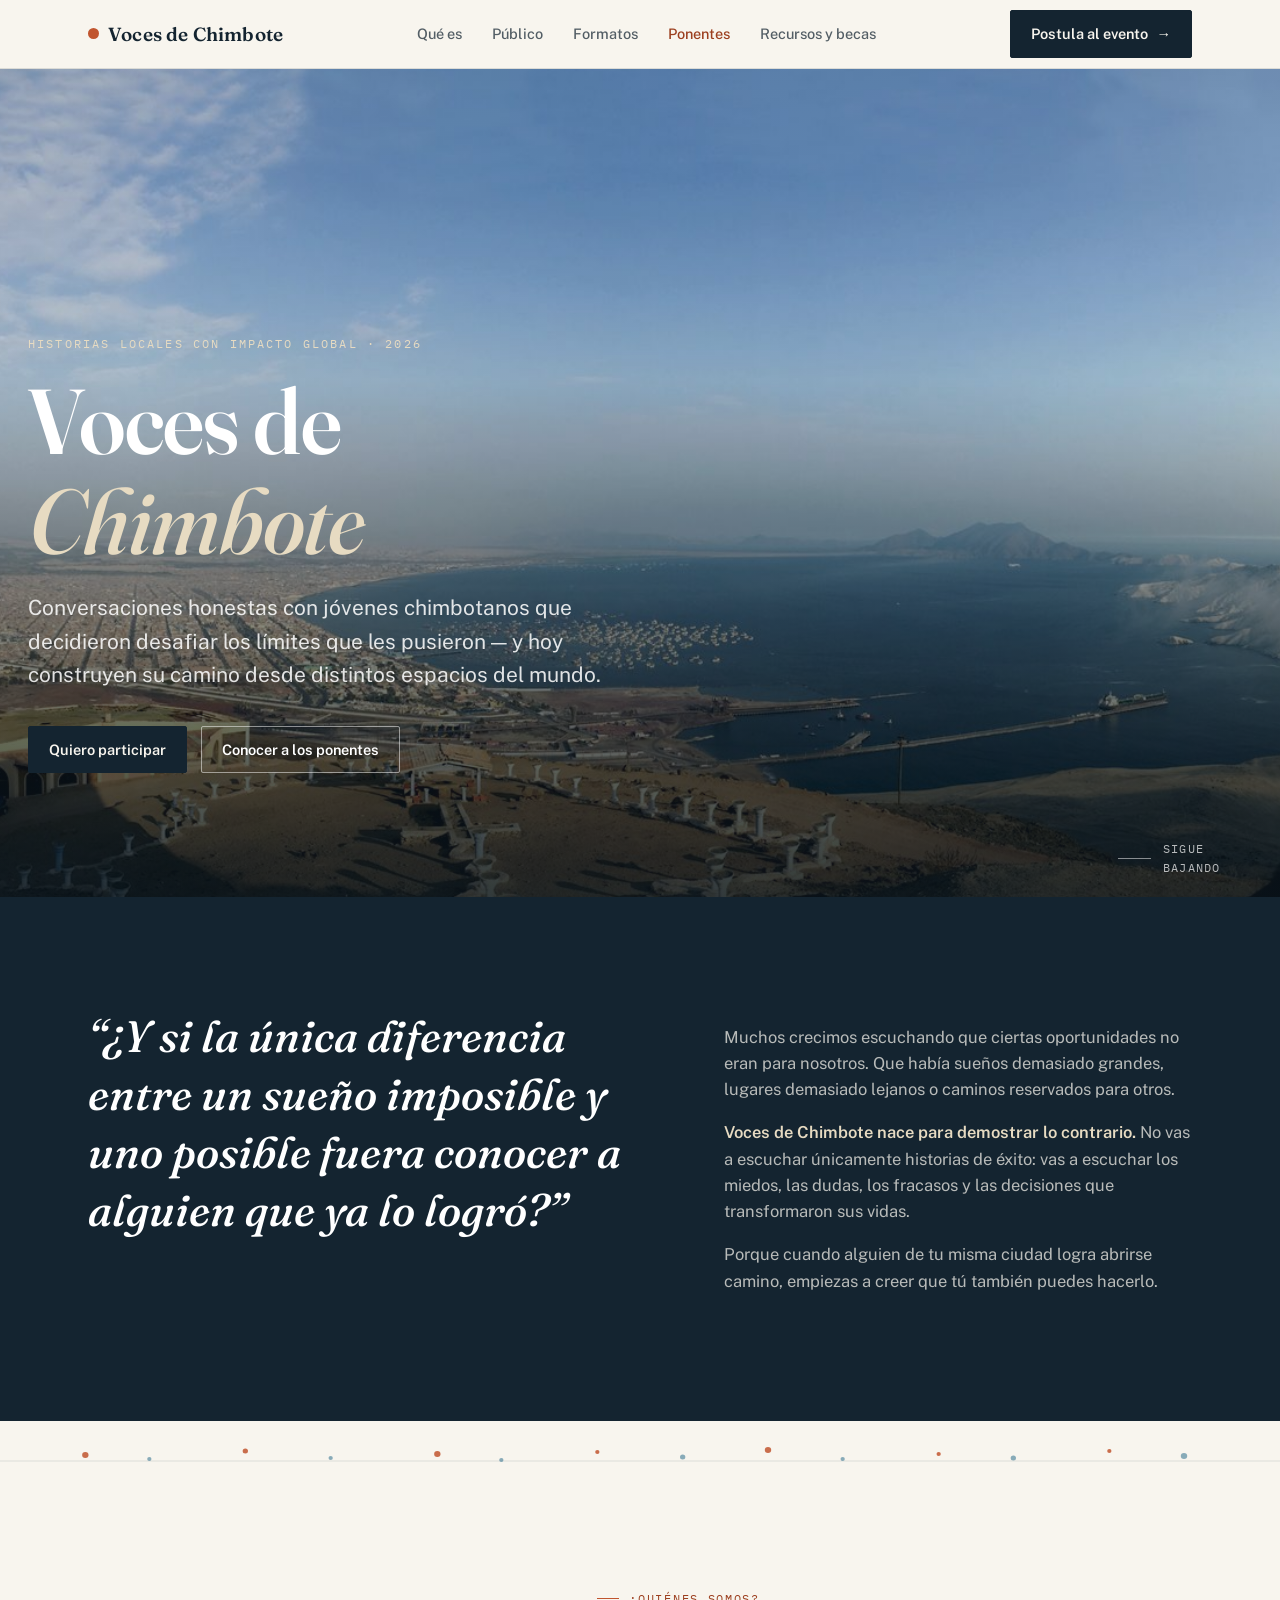
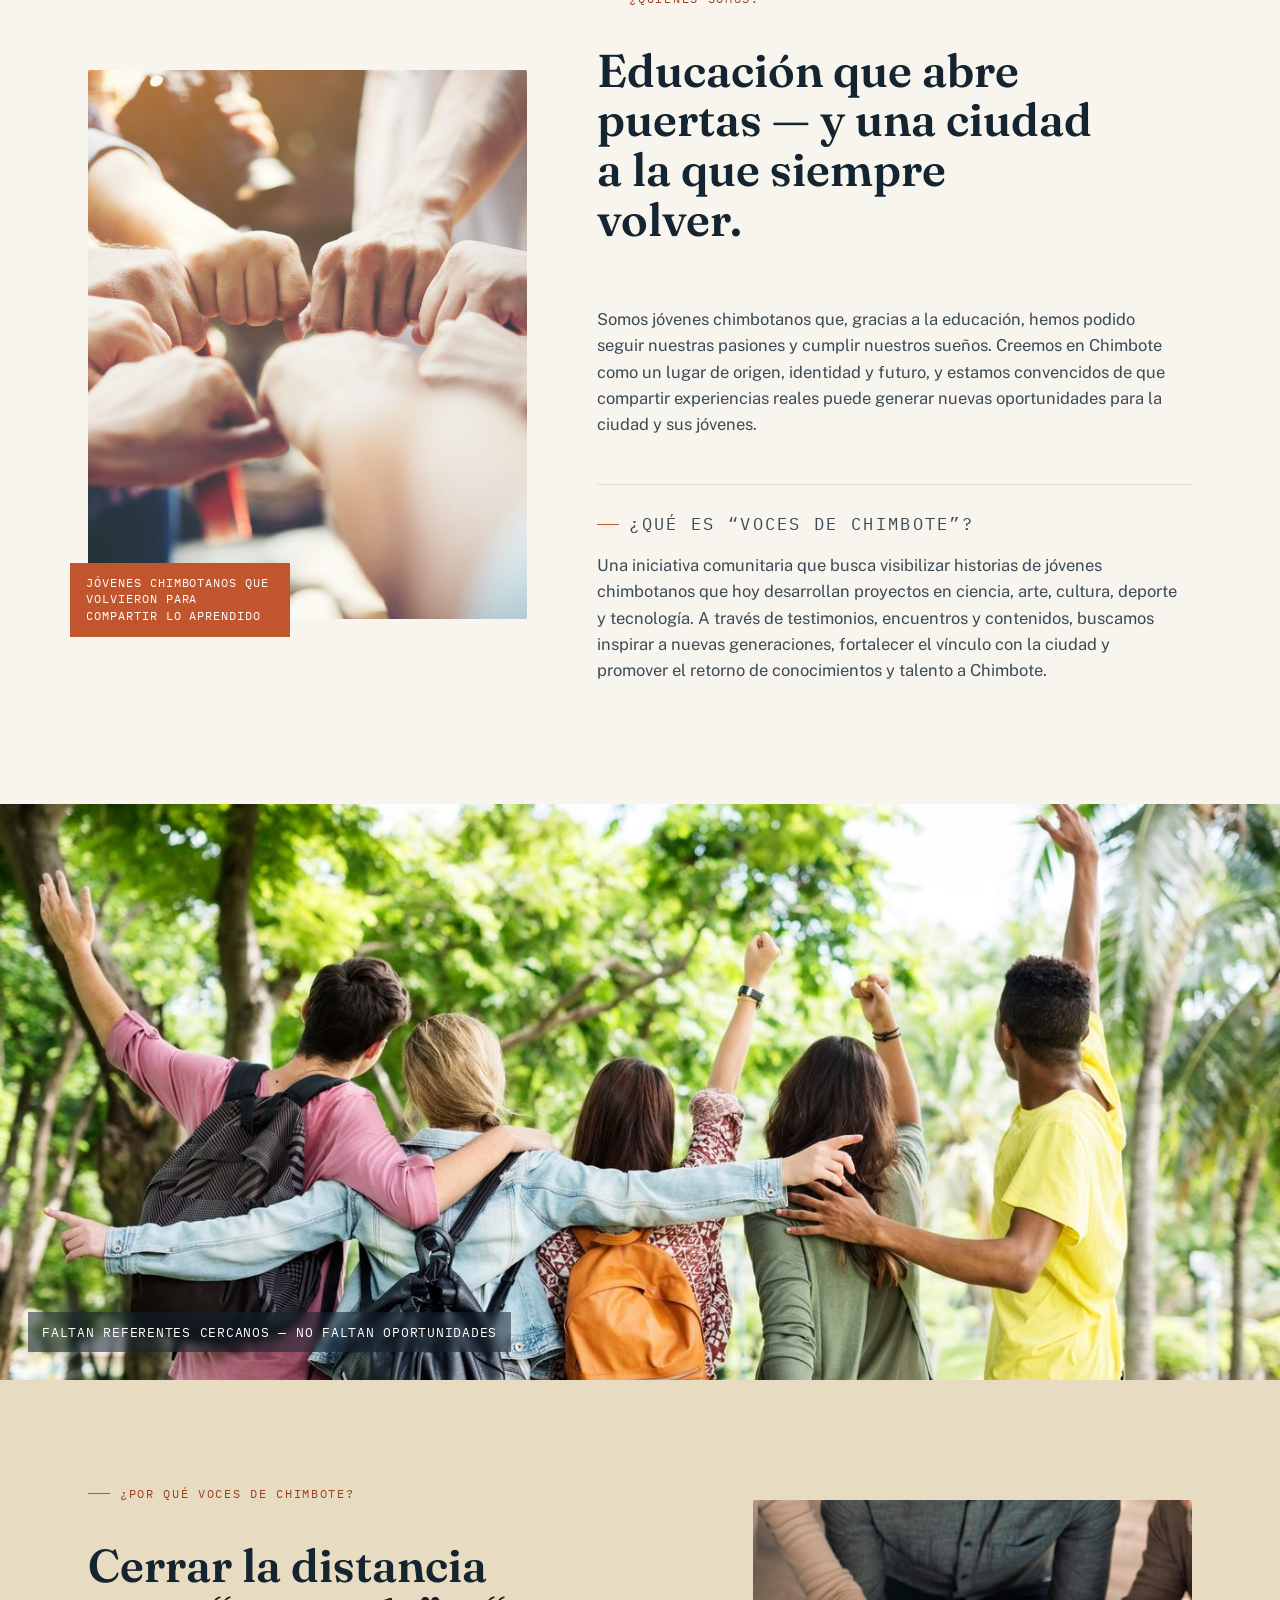
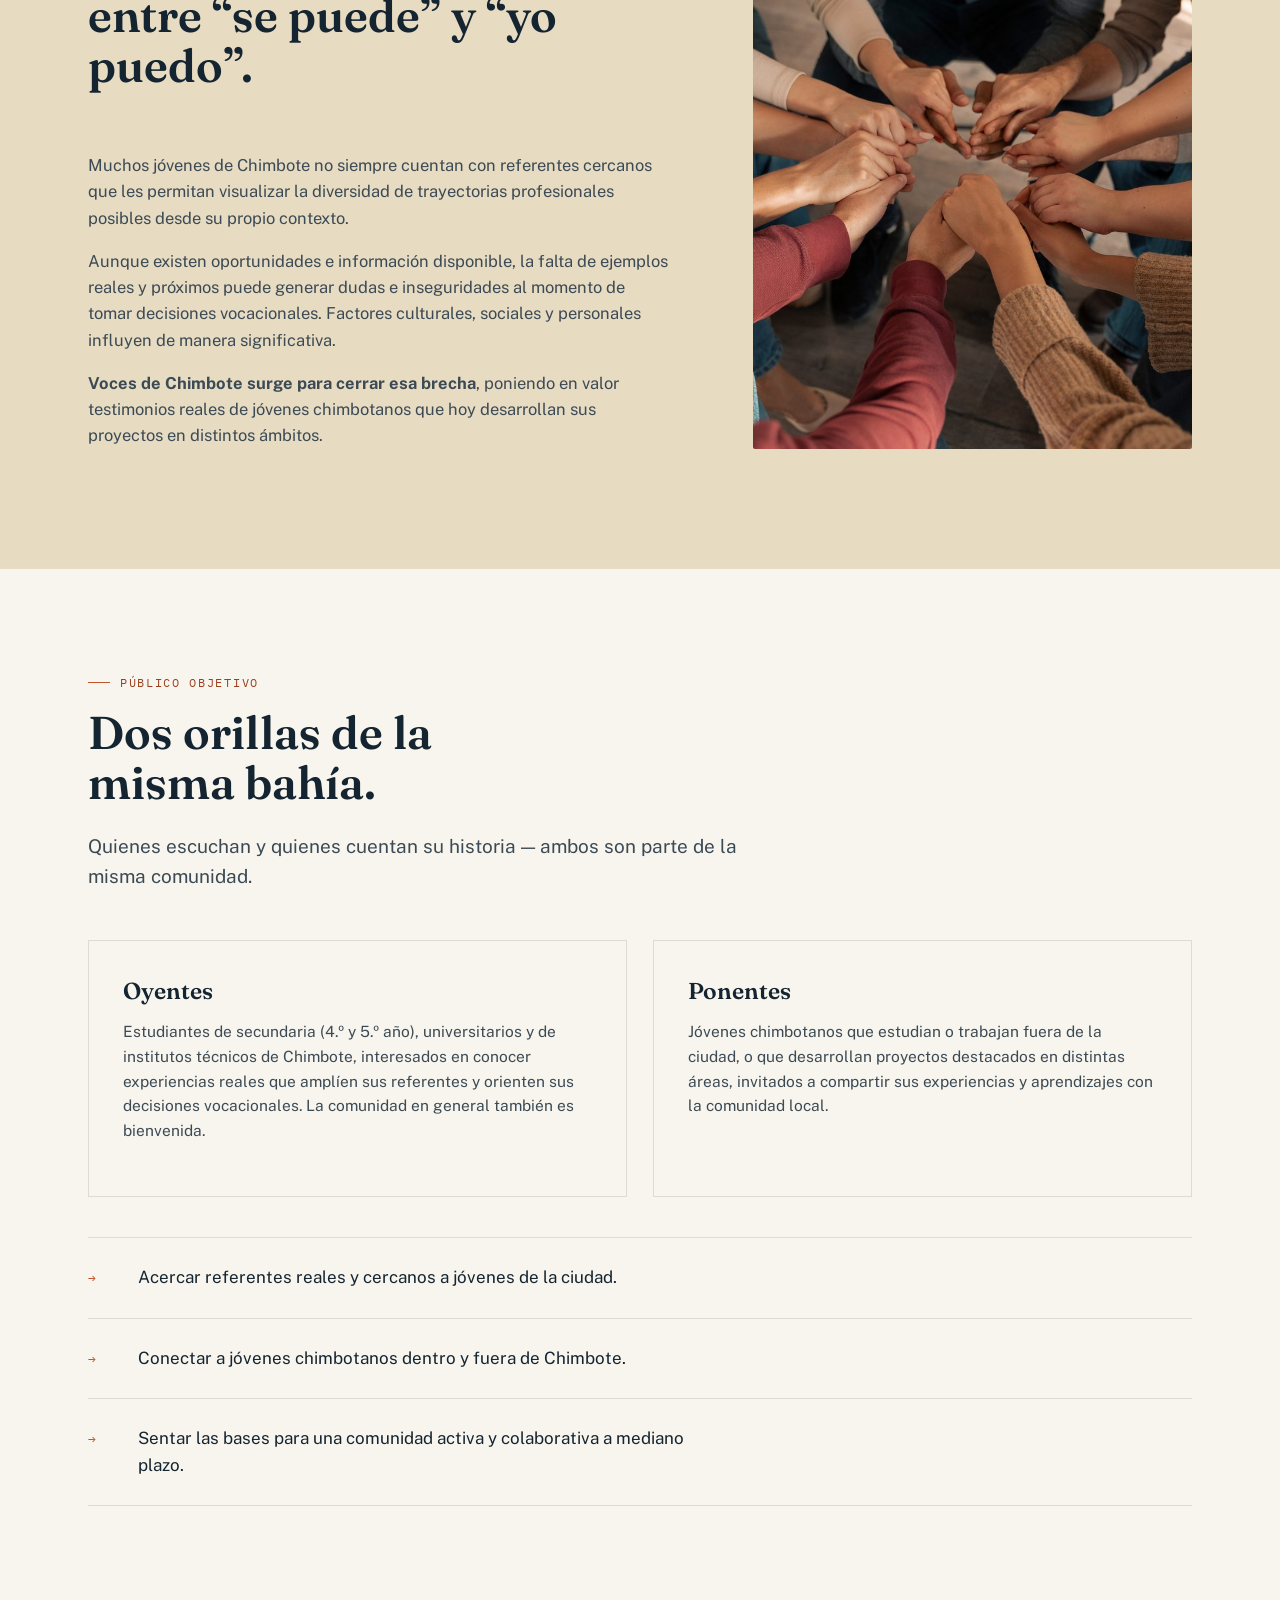
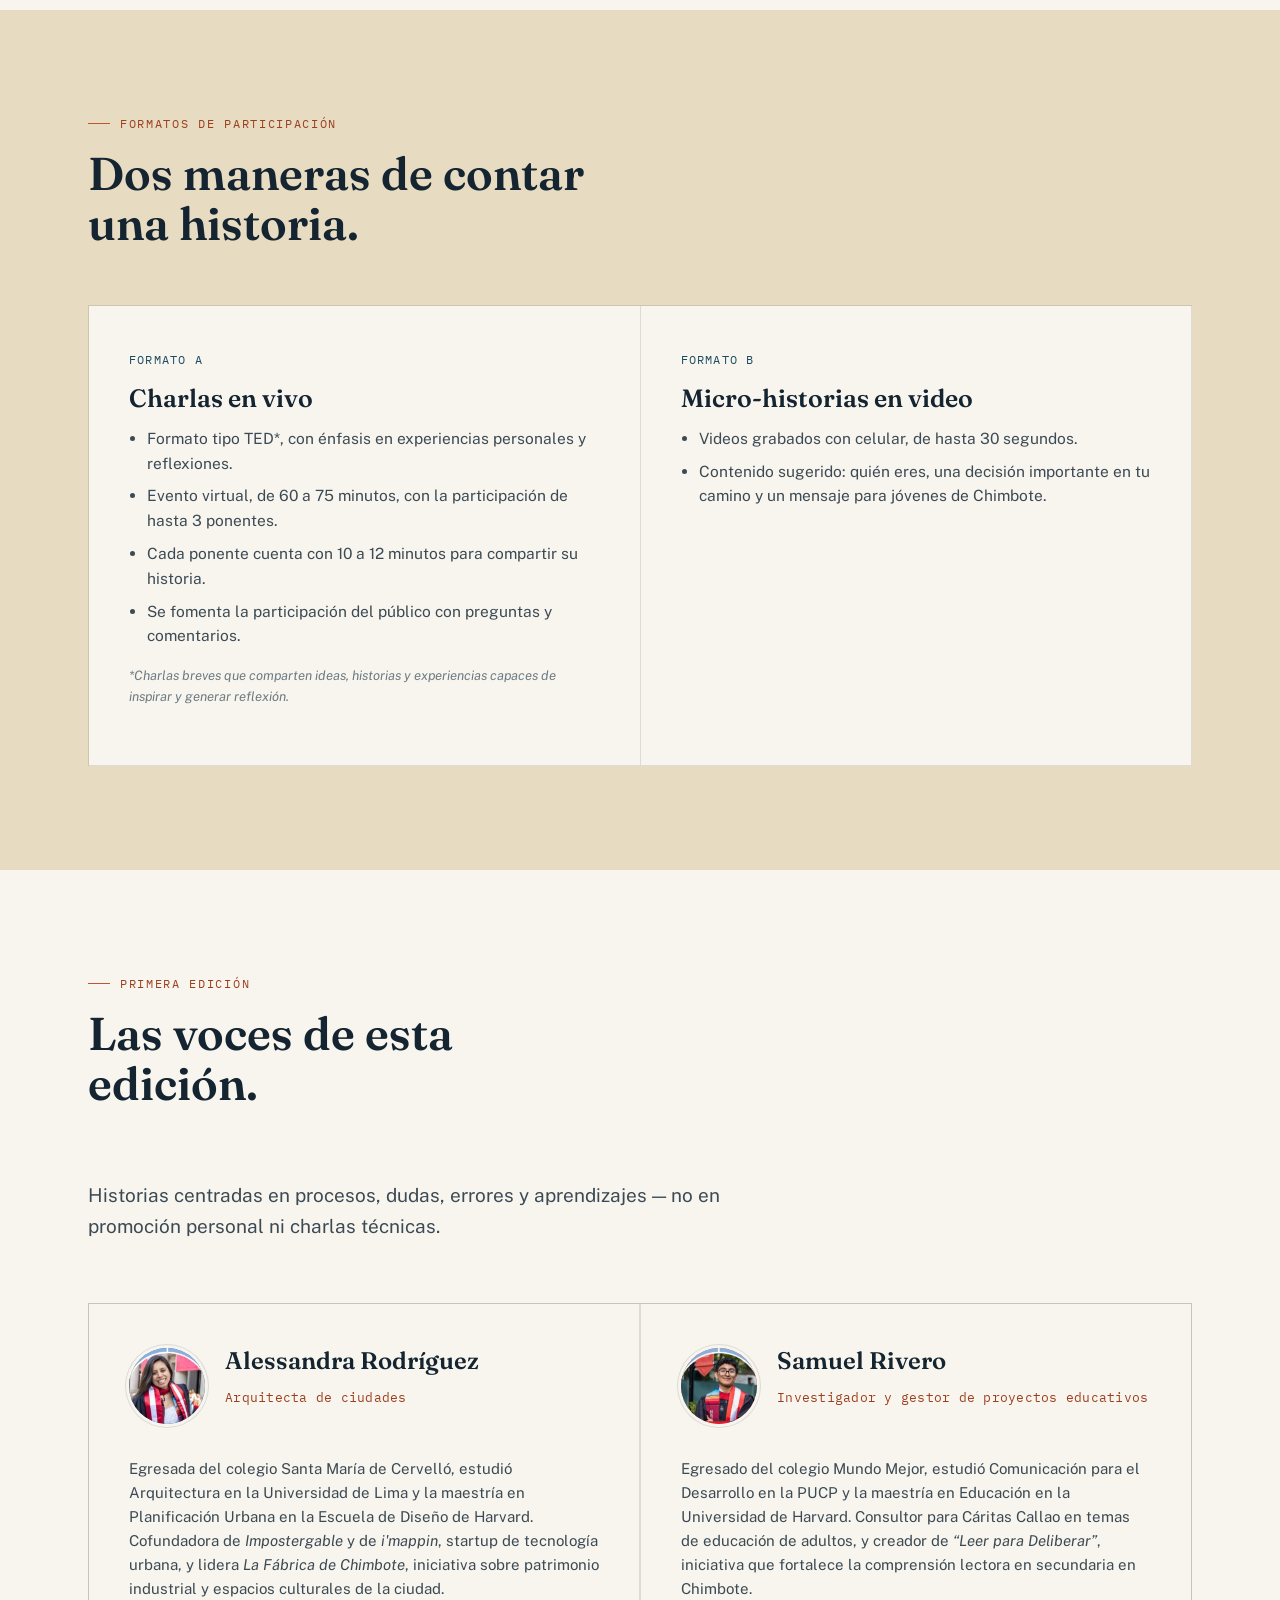
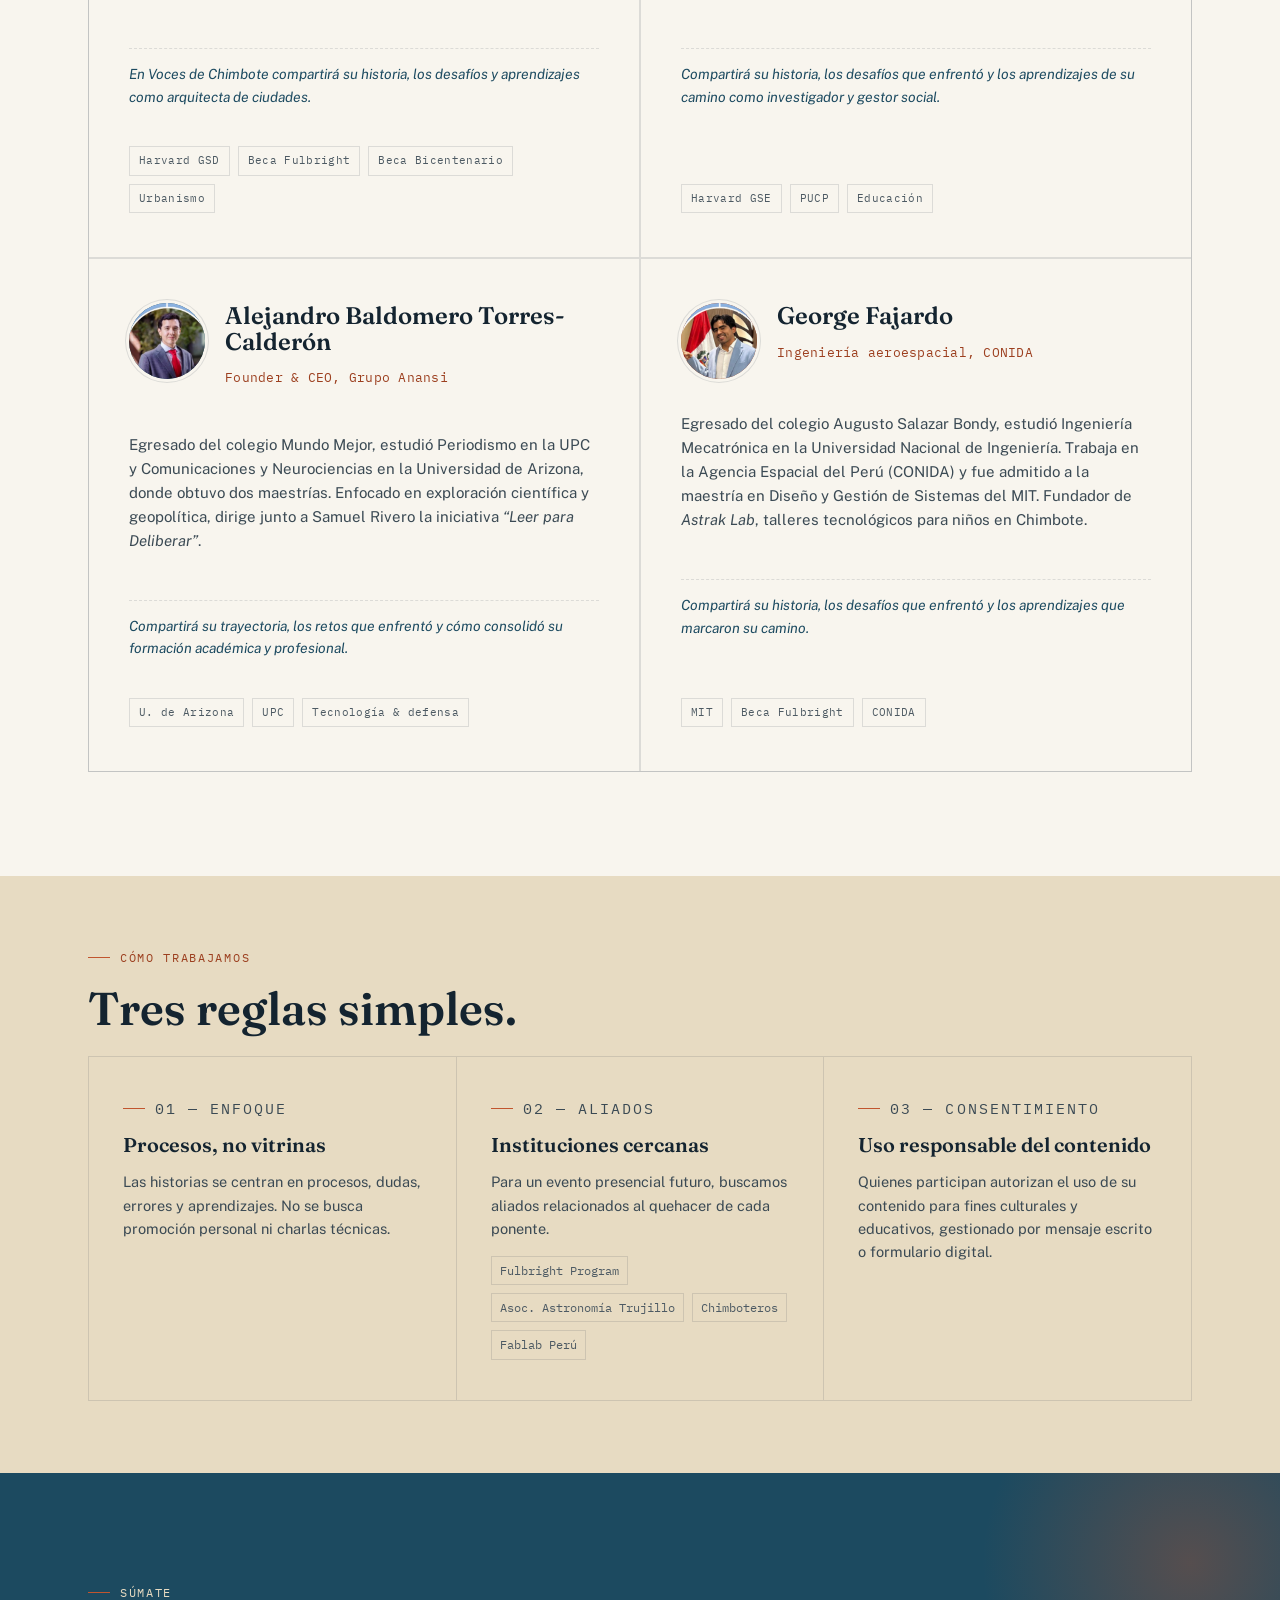
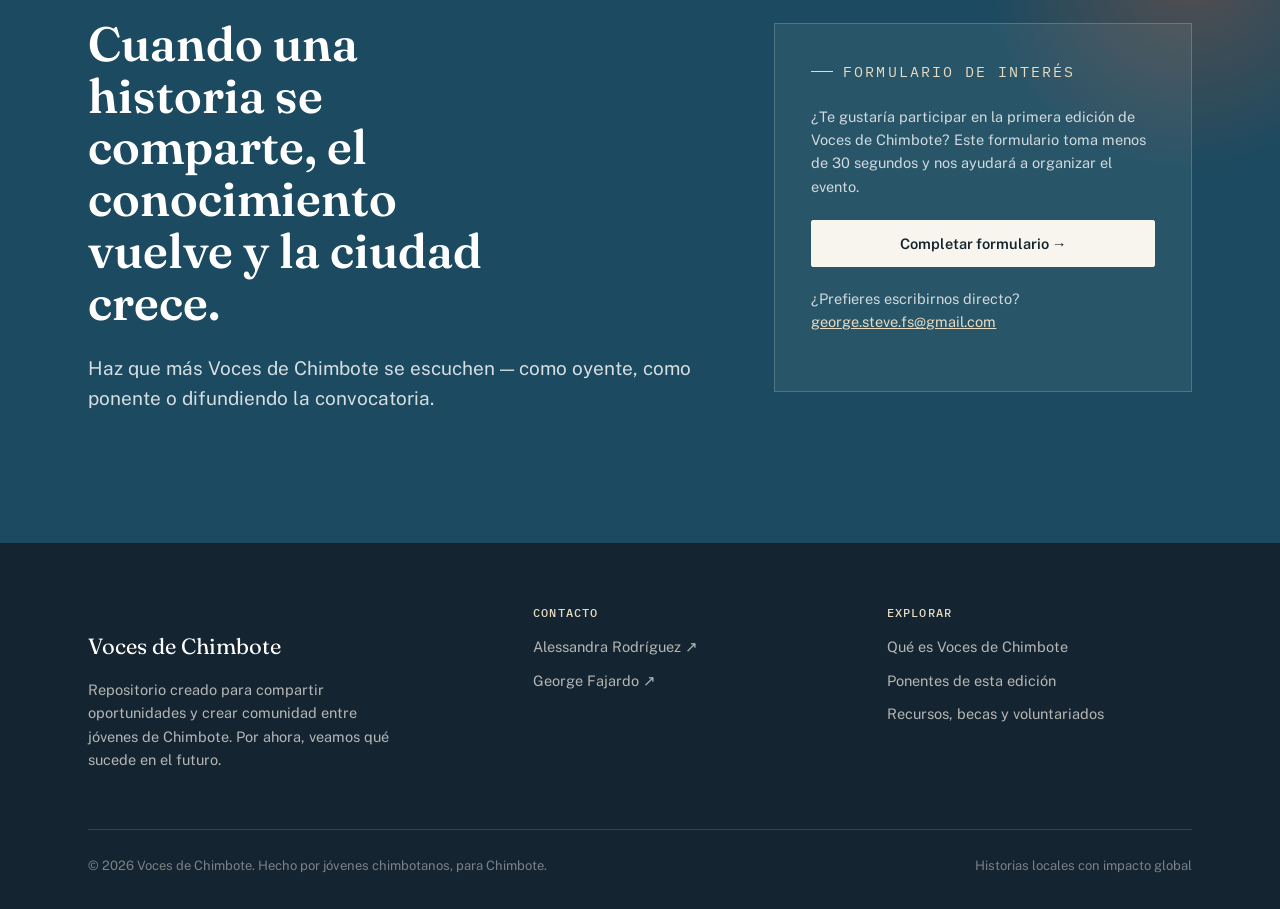
<file: index.html>
<!DOCTYPE html>
<html lang="es">
<head>
<meta charset="UTF-8">
<meta name="viewport" content="width=device-width, initial-scale=1.0">
<title>Voces de Chimbote — Historias locales con impacto global</title>
<meta name="description" content="Voces de Chimbote es una iniciativa comunitaria que visibiliza historias reales de jóvenes chimbotanos para inspirar a nuevas generaciones y fortalecer el vínculo con la ciudad.">
<link rel="icon" href="data:image/svg+xml,<svg xmlns=%22http://www.w3.org/2000/svg%22 viewBox=%220 0 32 32%22><circle cx=%2216%22 cy=%2216%22 r=%2216%22 fill=%22%23142430%22/><circle cx=%2216%22 cy=%2216%22 r=%226%22 fill=%22%23C1552E%22/></svg>">
<link rel="stylesheet" href="css/styles.css">
</head>
<body>

<nav class="site-nav">
  <div class="wrap">
    <a href="#top" class="brand"><span class="brand-mark" aria-hidden="true"></span>Voces de Chimbote</a>
    <ul class="nav-links">
      <li><a href="#sobre">Qué es</a></li>
      <li><a href="#publico">Público</a></li>
      <li><a href="#formatos">Formatos</a></li>
      <li><a href="#ponentes">Ponentes</a></li>
      <li><a href="recursos.html">Recursos y becas</a></li>
    </ul>
    <div class="nav-cta">
      <a href="#participa" class="btn"><span>Postula al evento</span> →</a>
      <button class="nav-toggle" aria-label="Abrir menú" aria-expanded="false">
        <span></span><span></span><span></span>
      </button>
    </div>
  </div>
</nav>

<main>

<!-- ============ HERO ============ -->
<header class="hero" id="top">
  <div class="hero-media" role="img" aria-label="Vista aérea de la bahía de Chimbote, con la ciudad, el puerto y la caleta de pescadores al atardecer"></div>
  <div class="hero-content">
    <div class="wrap">
      <p class="hero-eyebrow">Historias locales con impacto global · 2026</p>
      <h1>Voces de<br><em>Chimbote</em></h1>
      <p class="hero-sub">Conversaciones honestas con jóvenes chimbotanos que decidieron desafiar los límites que les pusieron — y hoy construyen su camino desde distintos espacios del mundo.</p>
      <div class="hero-actions">
        <a href="#participa" class="btn">Quiero participar</a>
        <a href="#ponentes" class="btn btn-ghost" style="border-color:rgba(255,255,255,0.5); color:#fff;">Conocer a los ponentes</a>
      </div>
    </div>
  </div>
  <div class="hero-scroll wrap" style="position:relative; z-index:2; margin-bottom:20px;">
    <span class="line" aria-hidden="true"></span>
    Sigue bajando
  </div>
</header>

<!-- ============ THESIS / QUOTE ============ -->
<section class="thesis">
  <div class="wrap">
    <div class="thesis-body">
      <blockquote class="reveal">&ldquo;¿Y si la única diferencia entre un sueño imposible y uno posible fuera conocer a alguien que ya lo logró?&rdquo;</blockquote>
      <div class="thesis-support reveal">
        <p>Muchos crecimos escuchando que ciertas oportunidades no eran para nosotros. Que había sueños demasiado grandes, lugares demasiado lejanos o caminos reservados para otros.</p>
        <p><strong>Voces de Chimbote nace para demostrar lo contrario.</strong> No vas a escuchar únicamente historias de éxito: vas a escuchar los miedos, las dudas, los fracasos y las decisiones que transformaron sus vidas.</p>
        <p>Porque cuando alguien de tu misma ciudad logra abrirse camino, empiezas a creer que tú también puedes hacerlo.</p>
      </div>
    </div>
  </div>
</section>

<svg class="bahia-divider" viewBox="0 0 1200 64" preserveAspectRatio="none" aria-hidden="true">
  <line class="h-line" x1="0" y1="40" x2="1200" y2="40"/>
  <circle class="dot" cx="80" cy="34" r="3"/>
  <circle class="dot alt" cx="140" cy="38" r="2"/>
  <circle class="dot" cx="230" cy="30" r="2.5"/>
  <circle class="dot alt" cx="310" cy="37" r="2"/>
  <circle class="dot" cx="410" cy="33" r="3"/>
  <circle class="dot alt" cx="470" cy="39" r="2"/>
  <circle class="dot" cx="560" cy="31" r="2"/>
  <circle class="dot alt" cx="640" cy="36" r="2.5"/>
  <circle class="dot" cx="720" cy="29" r="3"/>
  <circle class="dot alt" cx="790" cy="38" r="2"/>
  <circle class="dot" cx="880" cy="33" r="2"/>
  <circle class="dot alt" cx="950" cy="37" r="2.5"/>
  <circle class="dot" cx="1040" cy="30" r="2"/>
  <circle class="dot alt" cx="1110" cy="35" r="3"/>
</svg>

<!-- ============ QUIÉNES SOMOS / QUÉ ES ============ -->
<section class="section section-foam" id="sobre">
  <div class="wrap">
    <div class="two-col">
      <div class="col-media reveal">
        <img src="images/manos-puno.jpg" alt="Grupo de jóvenes uniendo sus puños en señal de comunidad" loading="lazy">
        <span class="tag">Jóvenes chimbotanos que volvieron para compartir lo aprendido</span>
      </div>
      <div class="stack reveal">
        <p class="eyebrow">¿Quiénes somos?</p>
        <h2>Educación que abre puertas — y una ciudad a la que siempre volver.</h2>
        <div class="body-text">
          <p>Somos jóvenes chimbotanos que, gracias a la educación, hemos podido seguir nuestras pasiones y cumplir nuestros sueños. Creemos en Chimbote como un lugar de origen, identidad y futuro, y estamos convencidos de que compartir experiencias reales puede generar nuevas oportunidades para la ciudad y sus jóvenes.</p>
        </div>
        <div class="body-text" style="margin-top:8px; padding-top:26px; border-top:1px solid var(--line);">
          <p class="eyebrow" style="margin-bottom:10px;">¿Qué es &ldquo;Voces de Chimbote&rdquo;?</p>
          <p>Una iniciativa comunitaria que busca visibilizar historias de jóvenes chimbotanos que hoy desarrollan proyectos en ciencia, arte, cultura, deporte y tecnología. A través de testimonios, encuentros y contenidos, buscamos inspirar a nuevas generaciones, fortalecer el vínculo con la ciudad y promover el retorno de conocimientos y talento a Chimbote.</p>
        </div>
      </div>
    </div>
  </div>
</section>

<!-- ============ POR QUÉ ============ -->
<div class="feature-photo reveal">
  <img src="images/jovenes-parque.jpg" alt="Grupo de jóvenes de espaldas caminando en un parque con los brazos en alto" loading="lazy">
  <span class="caption">Faltan referentes cercanos — no faltan oportunidades</span>
</div>

<section class="section section-sand">
  <div class="wrap">
    <div class="two-col reverse">
      <div class="stack reveal">
        <p class="eyebrow">¿Por qué Voces de Chimbote?</p>
        <h2>Cerrar la distancia entre &ldquo;se puede&rdquo; y &ldquo;yo puedo&rdquo;.</h2>
        <div class="body-text">
          <p>Muchos jóvenes de Chimbote no siempre cuentan con referentes cercanos que les permitan visualizar la diversidad de trayectorias profesionales posibles desde su propio contexto.</p>
          <p>Aunque existen oportunidades e información disponible, la falta de ejemplos reales y próximos puede generar dudas e inseguridades al momento de tomar decisiones vocacionales. Factores culturales, sociales y personales influyen de manera significativa.</p>
          <p><strong>Voces de Chimbote surge para cerrar esa brecha</strong>, poniendo en valor testimonios reales de jóvenes chimbotanos que hoy desarrollan sus proyectos en distintos ámbitos.</p>
        </div>
      </div>
      <div class="col-media reveal">
        <img src="images/manos-circulo.jpg" alt="Personas tomadas de las manos formando un círculo" loading="lazy">
      </div>
    </div>
  </div>
</section>

<!-- ============ PÚBLICO OBJETIVO ============ -->
<section class="section section-foam" id="publico">
  <div class="wrap">
    <p class="eyebrow">Público objetivo</p>
    <h2>Dos orillas de la misma bahía.</h2>
    <p class="lead">Quienes escuchan y quienes cuentan su historia — ambos son parte de la misma comunidad.</p>
    <div class="audience-grid">
      <div class="audience-card reveal">
        <span class="icon-dot" aria-hidden="true"></span>
        <h3>Oyentes</h3>
        <p>Estudiantes de secundaria (4.º y 5.º año), universitarios y de institutos técnicos de Chimbote, interesados en conocer experiencias reales que amplíen sus referentes y orienten sus decisiones vocacionales. La comunidad en general también es bienvenida.</p>
      </div>
      <div class="audience-card reveal">
        <span class="icon-dot" aria-hidden="true"></span>
        <h3>Ponentes</h3>
        <p>Jóvenes chimbotanos que estudian o trabajan fuera de la ciudad, o que desarrollan proyectos destacados en distintas áreas, invitados a compartir sus experiencias y aprendizajes con la comunidad local.</p>
      </div>
    </div>

    <ul class="goals-list reveal">
      <li><span class="g-mark">→</span><p>Acercar referentes reales y cercanos a jóvenes de la ciudad.</p></li>
      <li><span class="g-mark">→</span><p>Conectar a jóvenes chimbotanos dentro y fuera de Chimbote.</p></li>
      <li><span class="g-mark">→</span><p>Sentar las bases para una comunidad activa y colaborativa a mediano plazo.</p></li>
    </ul>
  </div>
</section>

<!-- ============ FORMATOS ============ -->
<section class="section section-sand" id="formatos">
  <div class="wrap">
    <p class="eyebrow">Formatos de participación</p>
    <h2>Dos maneras de contar una historia.</h2>
    <div class="formats reveal">
      <div class="format-card">
        <span class="fmt-tag">Formato A</span>
        <h3>Charlas en vivo</h3>
        <ul>
          <li>Formato tipo TED*, con énfasis en experiencias personales y reflexiones.</li>
          <li>Evento virtual, de 60 a 75 minutos, con la participación de hasta 3 ponentes.</li>
          <li>Cada ponente cuenta con 10 a 12 minutos para compartir su historia.</li>
          <li>Se fomenta la participación del público con preguntas y comentarios.</li>
        </ul>
        <p class="note">*Charlas breves que comparten ideas, historias y experiencias capaces de inspirar y generar reflexión.</p>
      </div>
      <div class="format-card">
        <span class="fmt-tag">Formato B</span>
        <h3>Micro-historias en video</h3>
        <ul>
          <li>Videos grabados con celular, de hasta 30 segundos.</li>
          <li>Contenido sugerido: quién eres, una decisión importante en tu camino y un mensaje para jóvenes de Chimbote.</li>
        </ul>
      </div>
    </div>
  </div>
</section>

<!-- ============ PONENTES ============ -->
<section class="section section-foam" id="ponentes">
  <div class="wrap">
    <div class="ponentes-header">
      <div>
        <p class="eyebrow">Primera edición</p>
        <h2>Las voces de esta edición.</h2>
      </div>
      <p class="lead" style="margin-bottom:6px;">Historias centradas en procesos, dudas, errores y aprendizajes — no en promoción personal ni charlas técnicas.</p>
    </div>

    <div class="speaker-grid">

      <article class="speaker-card reveal">
        <div class="speaker-top">
          <div class="avatar"><img src="images/speakers/alessandra.jpg" alt="Foto de Alessandra Rodríguez" loading="lazy"></div>
          <div class="speaker-name">
            <h3>Alessandra Rodríguez</h3>
            <p class="speaker-role">Arquitecta de ciudades</p>
          </div>
        </div>
        <p class="speaker-bio">Egresada del colegio Santa María de Cervelló, estudió Arquitectura en la Universidad de Lima y la maestría en Planificación Urbana en la Escuela de Diseño de Harvard. Cofundadora de <em>Impostergable</em> y de <em>i'mappin</em>, startup de tecnología urbana, y lidera <em>La Fábrica de Chimbote</em>, iniciativa sobre patrimonio industrial y espacios culturales de la ciudad.</p>
        <p class="speaker-topic">En Voces de Chimbote compartirá su historia, los desafíos y aprendizajes como arquitecta de ciudades.</p>
        <div class="speaker-tags">
          <span>Harvard GSD</span>
          <span>Beca Fulbright</span>
          <span>Beca Bicentenario</span>
          <span>Urbanismo</span>
        </div>
      </article>

      <article class="speaker-card reveal">
        <div class="speaker-top">
          <div class="avatar"><img src="images/speakers/samuel.jpg" alt="Foto de Samuel Rivero" loading="lazy"></div>
          <div class="speaker-name">
            <h3>Samuel Rivero</h3>
            <p class="speaker-role">Investigador y gestor de proyectos educativos</p>
          </div>
        </div>
        <p class="speaker-bio">Egresado del colegio Mundo Mejor, estudió Comunicación para el Desarrollo en la PUCP y la maestría en Educación en la Universidad de Harvard. Consultor para Cáritas Callao en temas de educación de adultos, y creador de <em>&ldquo;Leer para Deliberar&rdquo;</em>, iniciativa que fortalece la comprensión lectora en secundaria en Chimbote.</p>
        <p class="speaker-topic">Compartirá su historia, los desafíos que enfrentó y los aprendizajes de su camino como investigador y gestor social.</p>
        <div class="speaker-tags">
          <span>Harvard GSE</span>
          <span>PUCP</span>
          <span>Educación</span>
        </div>
      </article>

      <article class="speaker-card reveal">
        <div class="speaker-top">
          <div class="avatar"><img src="images/speakers/alejandro.jpg" alt="Foto de Alejandro Baldomero Torres-Calderón" loading="lazy"></div>
          <div class="speaker-name">
            <h3>Alejandro Baldomero Torres-Calderón</h3>
            <p class="speaker-role">Founder &amp; CEO, Grupo Anansi</p>
          </div>
        </div>
        <p class="speaker-bio">Egresado del colegio Mundo Mejor, estudió Periodismo en la UPC y Comunicaciones y Neurociencias en la Universidad de Arizona, donde obtuvo dos maestrías. Enfocado en exploración científica y geopolítica, dirige junto a Samuel Rivero la iniciativa <em>&ldquo;Leer para Deliberar&rdquo;</em>.</p>
        <p class="speaker-topic">Compartirá su trayectoria, los retos que enfrentó y cómo consolidó su formación académica y profesional.</p>
        <div class="speaker-tags">
          <span>U. de Arizona</span>
          <span>UPC</span>
          <span>Tecnología &amp; defensa</span>
        </div>
      </article>

      <article class="speaker-card reveal">
        <div class="speaker-top">
          <div class="avatar"><img src="images/speakers/george.jpg" alt="Foto de George Fajardo" loading="lazy"></div>
          <div class="speaker-name">
            <h3>George Fajardo</h3>
            <p class="speaker-role">Ingeniería aeroespacial, CONIDA</p>
          </div>
        </div>
        <p class="speaker-bio">Egresado del colegio Augusto Salazar Bondy, estudió Ingeniería Mecatrónica en la Universidad Nacional de Ingeniería. Trabaja en la Agencia Espacial del Perú (CONIDA) y fue admitido a la maestría en Diseño y Gestión de Sistemas del MIT. Fundador de <em>Astrak Lab</em>, talleres tecnológicos para niños en Chimbote.</p>
        <p class="speaker-topic">Compartirá su historia, los desafíos que enfrentó y los aprendizajes que marcaron su camino.</p>
        <div class="speaker-tags">
          <span>MIT</span>
          <span>Beca Fulbright</span>
          <span>CONIDA</span>
        </div>
      </article>

    </div>

  </div>
</section>

<!-- ============ TRIPTYCH: ENFOQUE / ALIADOS / CONSENTIMIENTO ============ -->
<section class="section section-sand section-tight">
  <div class="wrap">
    <p class="eyebrow">Cómo trabajamos</p>
    <h2>Tres reglas simples.</h2>
    <div class="triptych reveal">
      <div class="tri-cell">
        <p class="eyebrow">01 — Enfoque</p>
        <h3>Procesos, no vitrinas</h3>
        <p>Las historias se centran en procesos, dudas, errores y aprendizajes. No se busca promoción personal ni charlas técnicas.</p>
      </div>
      <div class="tri-cell">
        <p class="eyebrow">02 — Aliados</p>
        <h3>Instituciones cercanas</h3>
        <p>Para un evento presencial futuro, buscamos aliados relacionados al quehacer de cada ponente.</p>
        <div class="allies">
          <span>Fulbright Program</span>
          <span>Asoc. Astronomía Trujillo</span>
          <span>Chimboteros</span>
          <span>Fablab Perú</span>
        </div>
      </div>
      <div class="tri-cell">
        <p class="eyebrow">03 — Consentimiento</p>
        <h3>Uso responsable del contenido</h3>
        <p>Quienes participan autorizan el uso de su contenido para fines culturales y educativos, gestionado por mensaje escrito o formulario digital.</p>
      </div>
    </div>
  </div>
</section>

<!-- ============ CTA / PARTICIPA ============ -->
<section class="cta" id="participa">
  <div class="wrap">
    <div class="cta-inner">
      <div class="reveal">
        <p class="eyebrow" style="color:var(--sand);">Súmate</p>
        <h2>Cuando una historia se comparte, el conocimiento vuelve y la ciudad crece.</h2>
        <p class="lead">Haz que más Voces de Chimbote se escuchen — como oyente, como ponente o difundiendo la convocatoria.</p>
      </div>
      <div class="cta-panel reveal">
        <p class="eyebrow">Formulario de interés</p>
        <p>¿Te gustaría participar en la primera edición de Voces de Chimbote? Este formulario toma menos de 30 segundos y nos ayudará a organizar el evento.</p>
        <a href="#" class="btn btn-light" id="form-link">Completar formulario →</a>
        <p class="cta-meta">¿Prefieres escribirnos directo? <a href="mailto:george.steve.fs@gmail.com">george.steve.fs@gmail.com</a></p>
      </div>
    </div>
  </div>
</section>

</main>

<footer>
  <div class="wrap">
    <div class="footer-top">
      <div>
        <p class="footer-brand">Voces de Chimbote</p>
        <p style="max-width:34ch; font-size:14.5px;">Repositorio creado para compartir oportunidades y crear comunidad entre jóvenes de Chimbote. Por ahora, veamos qué sucede en el futuro.</p>
      </div>
      <div>
        <h4>Contacto</h4>
        <ul>
          <li><a href="mailto:alessandrarodriguezm@gmail.com">Alessandra Rodríguez ↗</a></li>
          <li><a href="mailto:george.steve.fs@gmail.com">George Fajardo ↗</a></li>
        </ul>
      </div>
      <div>
        <h4>Explorar</h4>
        <ul>
          <li><a href="#sobre">Qué es Voces de Chimbote</a></li>
          <li><a href="#ponentes">Ponentes de esta edición</a></li>
          <li><a href="recursos.html">Recursos, becas y voluntariados</a></li>
        </ul>
      </div>
    </div>
    <div class="footer-bottom">
      <span>© 2026 Voces de Chimbote. Hecho por jóvenes chimbotanos, para Chimbote.</span>
      <span>Historias locales con impacto global</span>
    </div>
  </div>
</footer>

<script src="js/main.js"></script>
</body>
</html>
</file>
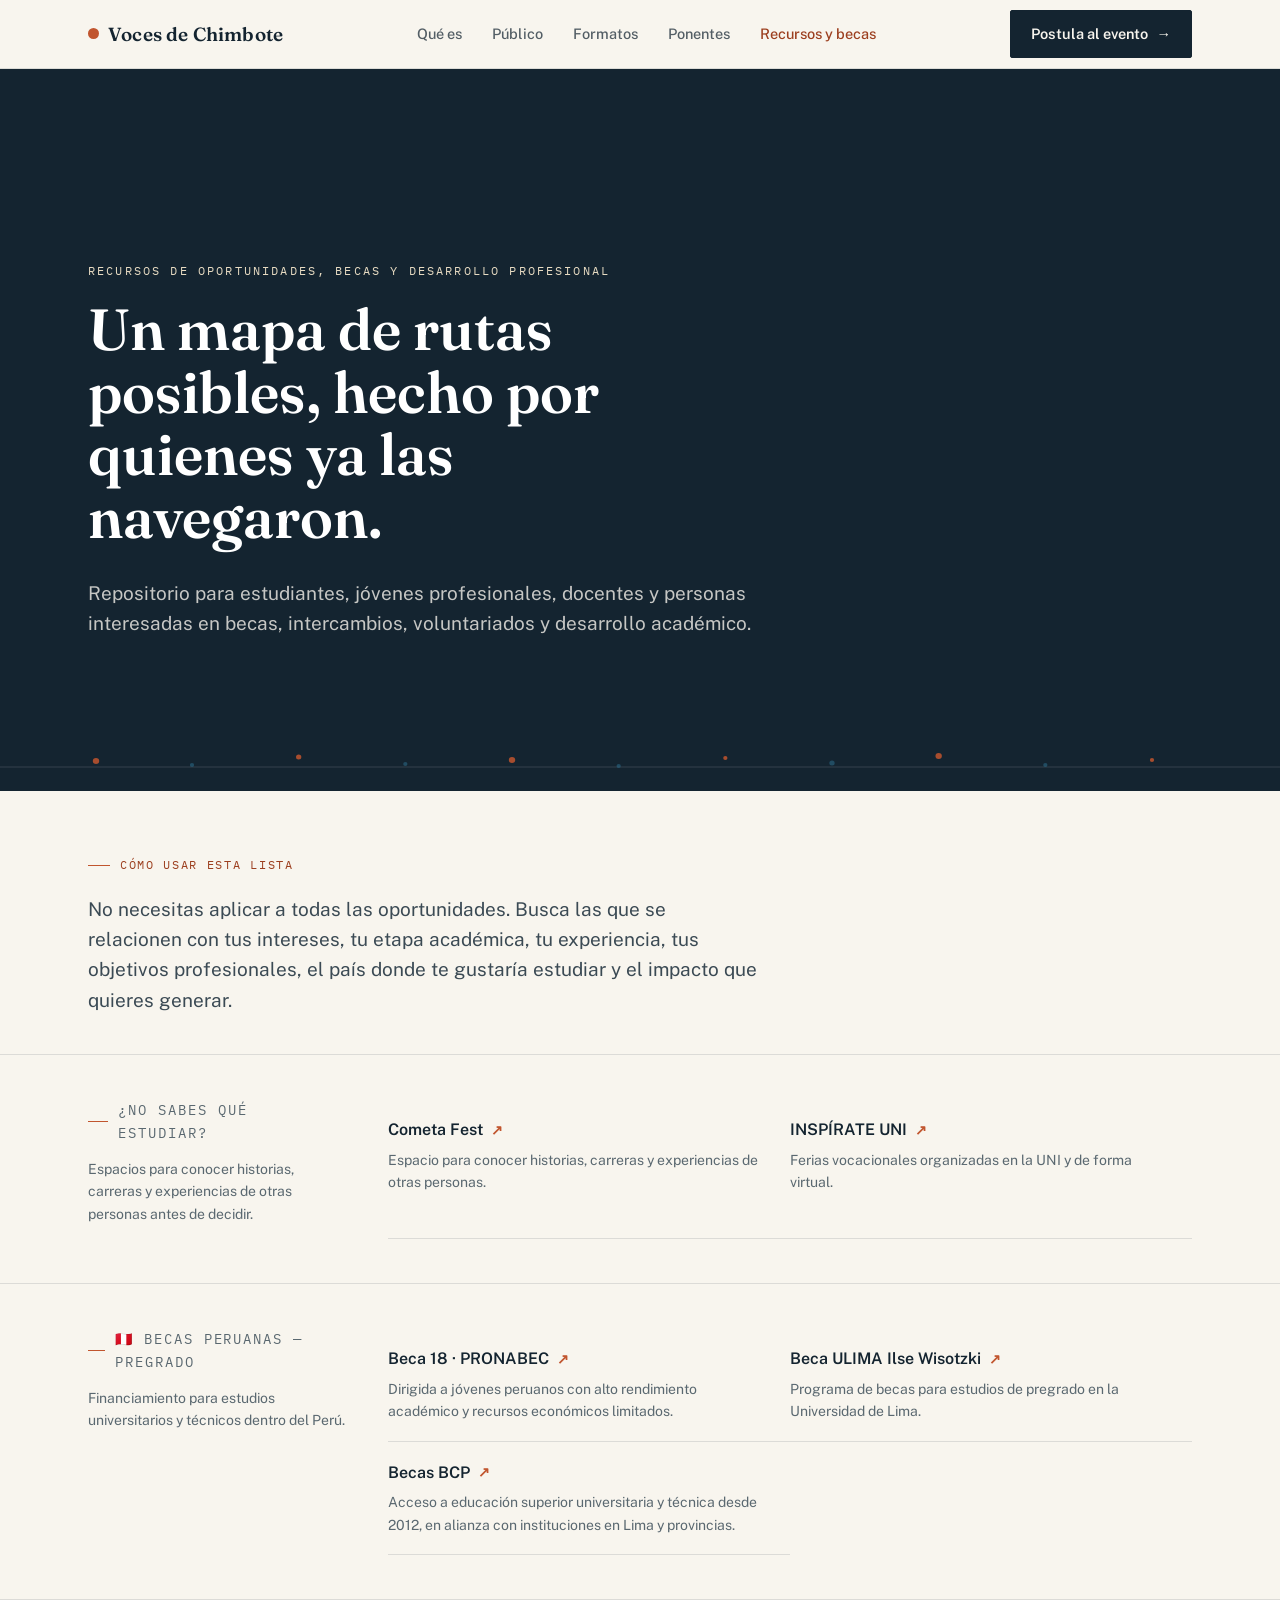
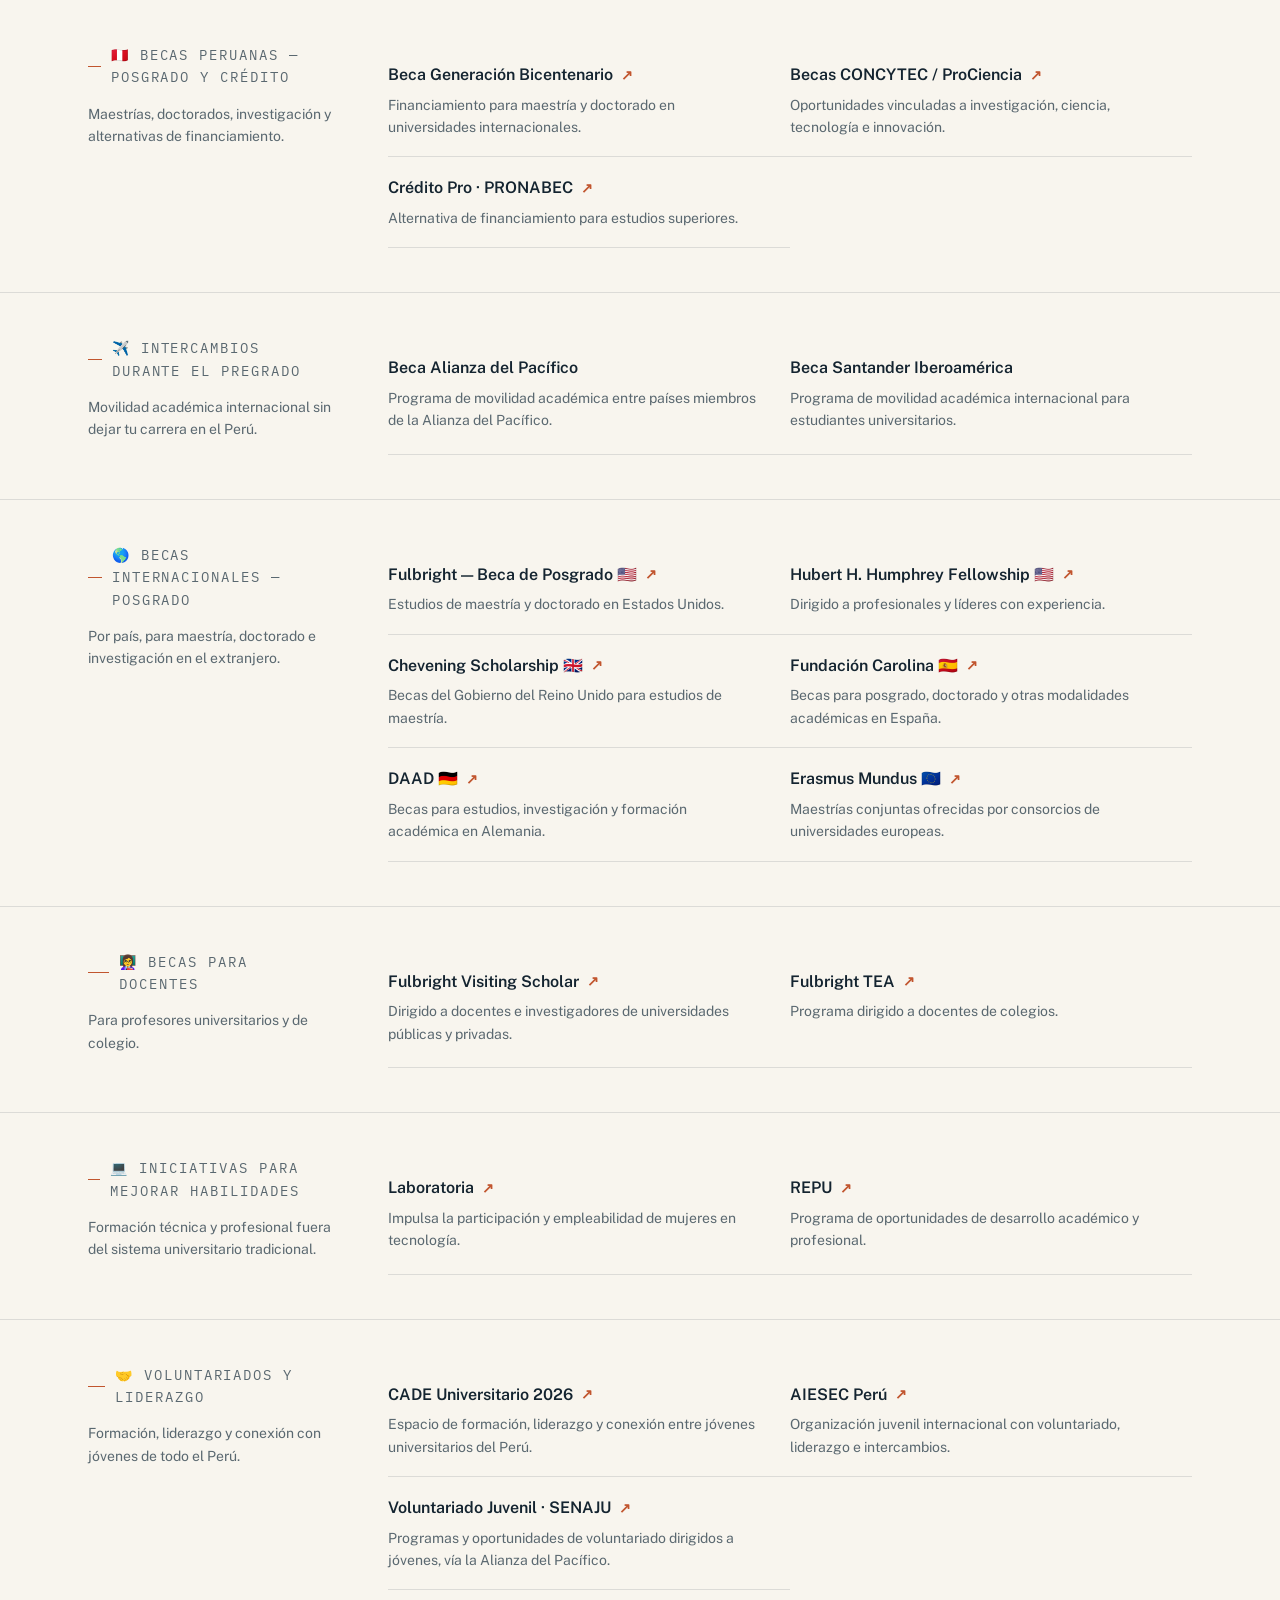
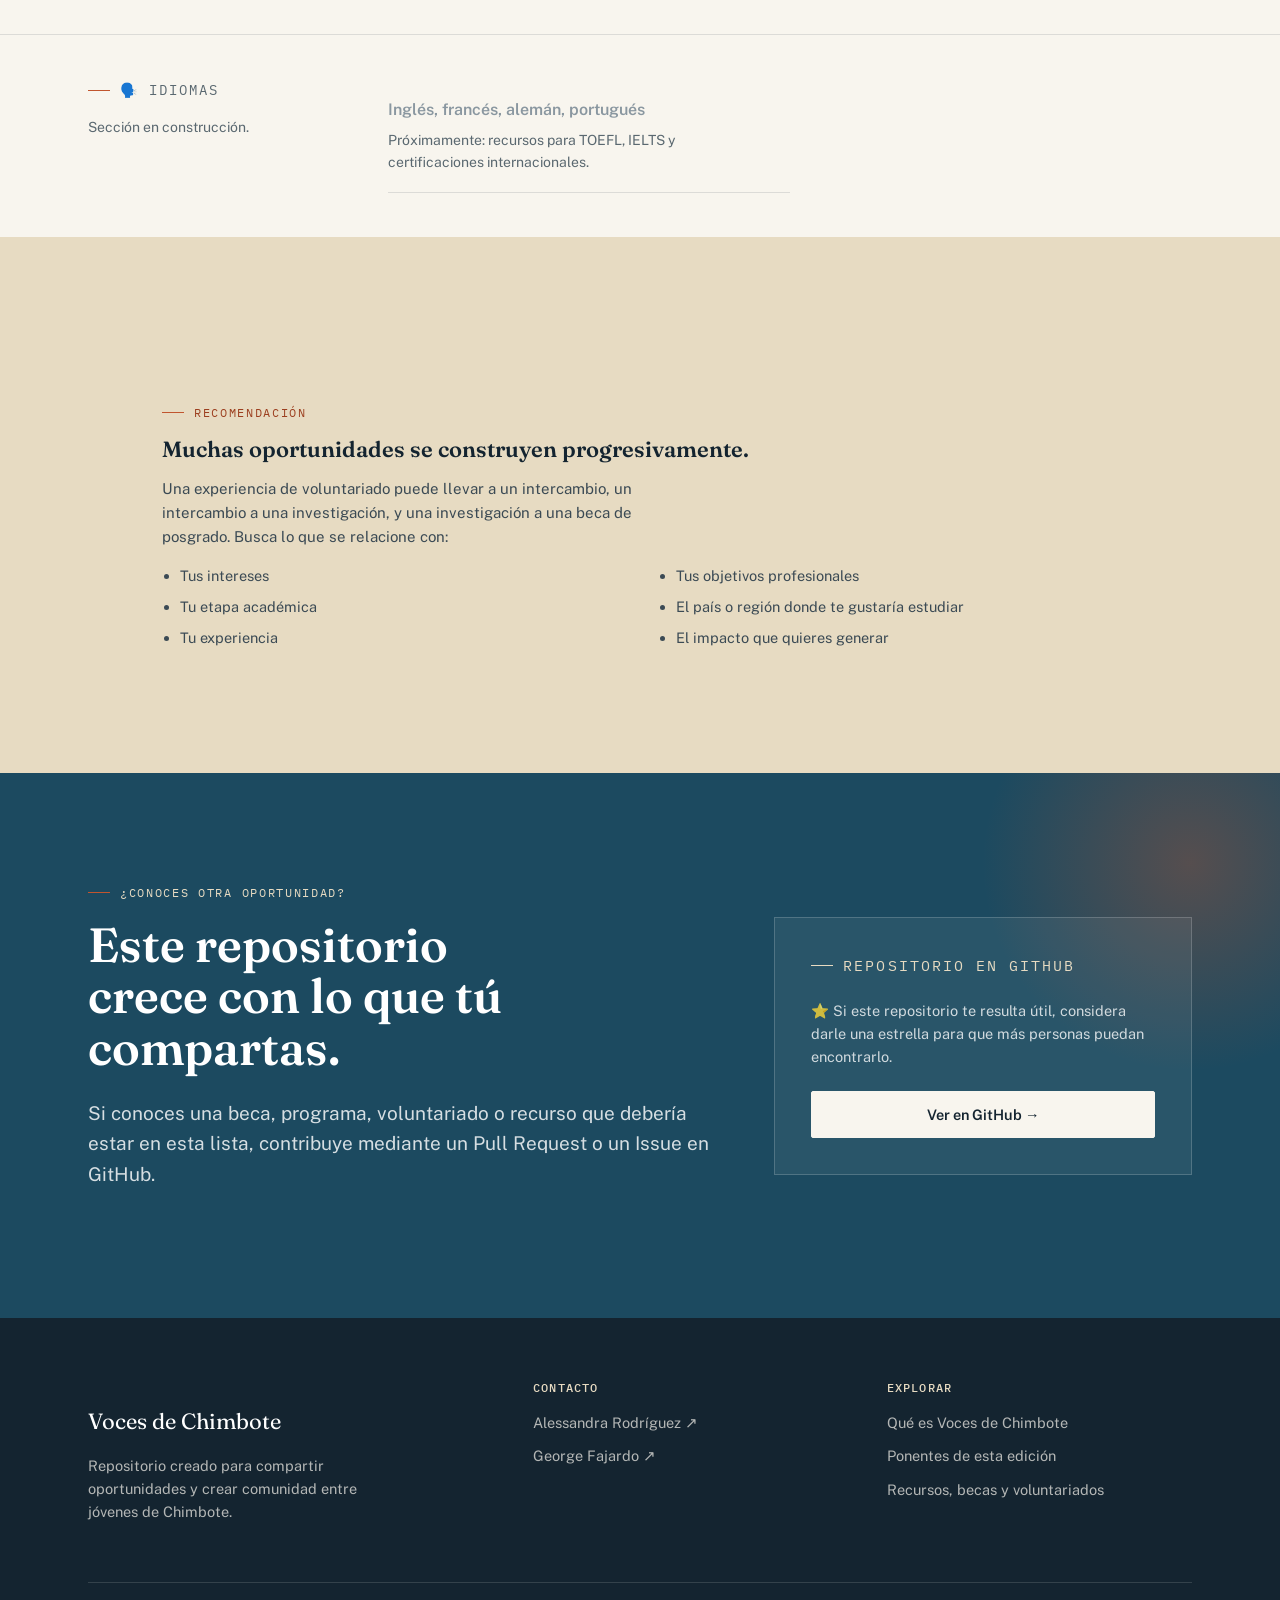
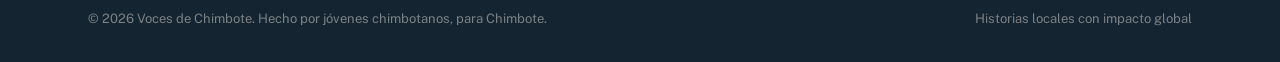
<file: recursos.html>
<!DOCTYPE html>
<html lang="es">
<head>
<meta charset="UTF-8">
<meta name="viewport" content="width=device-width, initial-scale=1.0">
<title>Recursos y becas — Voces de Chimbote</title>
<meta name="description" content="Repositorio de becas, intercambios, voluntariados y oportunidades de desarrollo académico y profesional para jóvenes de Chimbote.">
<link rel="icon" href="data:image/svg+xml,<svg xmlns=%22http://www.w3.org/2000/svg%22 viewBox=%220 0 32 32%22><circle cx=%2216%22 cy=%2216%22 r=%2216%22 fill=%22%23142430%22/><circle cx=%2216%22 cy=%2216%22 r=%226%22 fill=%22%23C1552E%22/></svg>">
<link rel="stylesheet" href="css/styles.css">
</head>
<body>

<nav class="site-nav">
  <div class="wrap">
    <a href="index.html" class="brand"><span class="brand-mark" aria-hidden="true"></span>Voces de Chimbote</a>
    <ul class="nav-links">
      <li><a href="index.html#sobre">Qué es</a></li>
      <li><a href="index.html#publico">Público</a></li>
      <li><a href="index.html#formatos">Formatos</a></li>
      <li><a href="index.html#ponentes">Ponentes</a></li>
      <li><a href="recursos.html" class="active">Recursos y becas</a></li>
    </ul>
    <div class="nav-cta">
      <a href="index.html#participa" class="btn"><span>Postula al evento</span> →</a>
      <button class="nav-toggle" aria-label="Abrir menú" aria-expanded="false">
        <span></span><span></span><span></span>
      </button>
    </div>
  </div>
</nav>

<main>

<header class="page-header">
  <div class="wrap">
    <p class="hero-eyebrow" style="color:var(--sand);">Recursos de oportunidades, becas y desarrollo profesional</p>
    <h1>Un mapa de rutas posibles, hecho por quienes ya las navegaron.</h1>
    <p class="lead">Repositorio para estudiantes, jóvenes profesionales, docentes y personas interesadas en becas, intercambios, voluntariados y desarrollo académico.</p>
  </div>
</header>

<svg class="bahia-divider" viewBox="0 0 1200 64" preserveAspectRatio="none" aria-hidden="true" style="background:var(--ink);">
  <line class="h-line" x1="0" y1="40" x2="1200" y2="40" style="stroke:rgba(248,245,238,0.14);"/>
  <circle class="dot" cx="90" cy="34" r="3"/>
  <circle class="dot alt" cx="180" cy="38" r="2"/>
  <circle class="dot" cx="280" cy="30" r="2.5"/>
  <circle class="dot alt" cx="380" cy="37" r="2"/>
  <circle class="dot" cx="480" cy="33" r="3"/>
  <circle class="dot alt" cx="580" cy="39" r="2"/>
  <circle class="dot" cx="680" cy="31" r="2"/>
  <circle class="dot alt" cx="780" cy="36" r="2.5"/>
  <circle class="dot" cx="880" cy="29" r="3"/>
  <circle class="dot alt" cx="980" cy="38" r="2"/>
  <circle class="dot" cx="1080" cy="33" r="2"/>
</svg>

<section class="res-intro section-foam">
  <div class="wrap">
    <p class="eyebrow">Cómo usar esta lista</p>
    <p class="lead">No necesitas aplicar a todas las oportunidades. Busca las que se relacionen con tus intereses, tu etapa académica, tu experiencia, tus objetivos profesionales, el país donde te gustaría estudiar y el impacto que quieres generar.</p>
  </div>
</section>

<!-- ¿No sabes qué estudiar? -->
<section class="res-group section-foam">
  <div class="wrap res-group-inner">
    <div class="res-group-label">
      <p class="eyebrow">¿No sabes qué estudiar?</p>
      <p>Espacios para conocer historias, carreras y experiencias de otras personas antes de decidir.</p>
    </div>
    <div class="res-items">
      <div class="res-item">
        <a href="https://www.instagram.com/somos_cometa/?hl=es" target="_blank" rel="noopener">Cometa Fest <span class="arrow">↗</span></a>
        <p>Espacio para conocer historias, carreras y experiencias de otras personas.</p>
      </div>
      <div class="res-item">
        <a href="https://www.instagram.com/inspirateuni/?hl=es" target="_blank" rel="noopener">INSPÍRATE UNI <span class="arrow">↗</span></a>
        <p>Ferias vocacionales organizadas en la UNI y de forma virtual.</p>
      </div>
    </div>
  </div>
</section>

<!-- Becas de pregrado -->
<section class="res-group section-foam">
  <div class="wrap res-group-inner">
    <div class="res-group-label">
      <p class="eyebrow">🇵🇪 Becas peruanas — pregrado</p>
      <p>Financiamiento para estudios universitarios y técnicos dentro del Perú.</p>
    </div>
    <div class="res-items">
      <div class="res-item">
        <a href="https://www.pronabec.gob.pe/beca-18/" target="_blank" rel="noopener">Beca 18 · PRONABEC <span class="arrow">↗</span></a>
        <p>Dirigida a jóvenes peruanos con alto rendimiento académico y recursos económicos limitados.</p>
      </div>
      <div class="res-item">
        <a href="https://www.ulima.edu.pe/beca-ulima-ilse-wisotzki" target="_blank" rel="noopener">Beca ULIMA Ilse Wisotzki <span class="arrow">↗</span></a>
        <p>Programa de becas para estudios de pregrado en la Universidad de Lima.</p>
      </div>
      <div class="res-item">
        <a href="https://www.viabcp.com/becasbcp" target="_blank" rel="noopener">Becas BCP <span class="arrow">↗</span></a>
        <p>Acceso a educación superior universitaria y técnica desde 2012, en alianza con instituciones en Lima y provincias.</p>
      </div>
    </div>
  </div>
</section>

<!-- Becas de posgrado + crédito -->
<section class="res-group section-foam">
  <div class="wrap res-group-inner">
    <div class="res-group-label">
      <p class="eyebrow">🇵🇪 Becas peruanas — posgrado y crédito</p>
      <p>Maestrías, doctorados, investigación y alternativas de financiamiento.</p>
    </div>
    <div class="res-items">
      <div class="res-item">
        <a href="https://www.pronabec.gob.pe/beca-generacion-bicentenario/" target="_blank" rel="noopener">Beca Generación Bicentenario <span class="arrow">↗</span></a>
        <p>Financiamiento para maestría y doctorado en universidades internacionales.</p>
      </div>
      <div class="res-item">
        <a href="https://portalanterior.prociencia.gob.pe/" target="_blank" rel="noopener">Becas CONCYTEC / ProCiencia <span class="arrow">↗</span></a>
        <p>Oportunidades vinculadas a investigación, ciencia, tecnología e innovación.</p>
      </div>
      <div class="res-item">
        <a href="https://www.pronabec.gob.pe/credito-pro/" target="_blank" rel="noopener">Crédito Pro · PRONABEC <span class="arrow">↗</span></a>
        <p>Alternativa de financiamiento para estudios superiores.</p>
      </div>
    </div>
  </div>
</section>

<!-- Intercambios pregrado -->
<section class="res-group section-foam">
  <div class="wrap res-group-inner">
    <div class="res-group-label">
      <p class="eyebrow">✈️ Intercambios durante el pregrado</p>
      <p>Movilidad académica internacional sin dejar tu carrera en el Perú.</p>
    </div>
    <div class="res-items">
      <div class="res-item">
        <a href="#" onclick="return false;">Beca Alianza del Pacífico</a>
        <p>Programa de movilidad académica entre países miembros de la Alianza del Pacífico.</p>
      </div>
      <div class="res-item">
        <a href="#" onclick="return false;">Beca Santander Iberoamérica</a>
        <p>Programa de movilidad académica internacional para estudiantes universitarios.</p>
      </div>
    </div>
  </div>
</section>

<!-- Internacionales posgrado -->
<section class="res-group section-foam">
  <div class="wrap res-group-inner">
    <div class="res-group-label">
      <p class="eyebrow">🌎 Becas internacionales — posgrado</p>
      <p>Por país, para maestría, doctorado e investigación en el extranjero.</p>
    </div>
    <div class="res-items">
      <div class="res-item">
        <a href="https://www.fulbright.pe/becaposgradofulbright" target="_blank" rel="noopener">Fulbright — Beca de Posgrado 🇺🇸 <span class="arrow">↗</span></a>
        <p>Estudios de maestría y doctorado en Estados Unidos.</p>
      </div>
      <div class="res-item">
        <a href="https://www.fulbright.pe/hhhfellowship" target="_blank" rel="noopener">Hubert H. Humphrey Fellowship 🇺🇸 <span class="arrow">↗</span></a>
        <p>Dirigido a profesionales y líderes con experiencia.</p>
      </div>
      <div class="res-item">
        <a href="https://www.chevening.org/scholarships/" target="_blank" rel="noopener">Chevening Scholarship 🇬🇧 <span class="arrow">↗</span></a>
        <p>Becas del Gobierno del Reino Unido para estudios de maestría.</p>
      </div>
      <div class="res-item">
        <a href="https://www.fundacioncarolina.es/formacion/postgrado/" target="_blank" rel="noopener">Fundación Carolina 🇪🇸 <span class="arrow">↗</span></a>
        <p>Becas para posgrado, doctorado y otras modalidades académicas en España.</p>
      </div>
      <div class="res-item">
        <a href="https://www.daad.de/en/studying-in-germany/scholarships/daad-scholarships/" target="_blank" rel="noopener">DAAD 🇩🇪 <span class="arrow">↗</span></a>
        <p>Becas para estudios, investigación y formación académica en Alemania.</p>
      </div>
      <div class="res-item">
        <a href="https://www.emhrpp.com/how-to-apply" target="_blank" rel="noopener">Erasmus Mundus 🇪🇺 <span class="arrow">↗</span></a>
        <p>Maestrías conjuntas ofrecidas por consorcios de universidades europeas.</p>
      </div>
    </div>
  </div>
</section>

<!-- Docentes -->
<section class="res-group section-foam">
  <div class="wrap res-group-inner">
    <div class="res-group-label">
      <p class="eyebrow">👩‍🏫 Becas para docentes</p>
      <p>Para profesores universitarios y de colegio.</p>
    </div>
    <div class="res-items">
      <div class="res-item">
        <a href="https://www.fulbright.pe/beca-visiting-scholar" target="_blank" rel="noopener">Fulbright Visiting Scholar <span class="arrow">↗</span></a>
        <p>Dirigido a docentes e investigadores de universidades públicas y privadas.</p>
      </div>
      <div class="res-item">
        <a href="https://www.fulbright.pe/beca-tea" target="_blank" rel="noopener">Fulbright TEA <span class="arrow">↗</span></a>
        <p>Programa dirigido a docentes de colegios.</p>
      </div>
    </div>
  </div>
</section>

<!-- Habilidades -->
<section class="res-group section-foam">
  <div class="wrap res-group-inner">
    <div class="res-group-label">
      <p class="eyebrow">💻 Iniciativas para mejorar habilidades</p>
      <p>Formación técnica y profesional fuera del sistema universitario tradicional.</p>
    </div>
    <div class="res-items">
      <div class="res-item">
        <a href="https://laboratoria.la/" target="_blank" rel="noopener">Laboratoria <span class="arrow">↗</span></a>
        <p>Impulsa la participación y empleabilidad de mujeres en tecnología.</p>
      </div>
      <div class="res-item">
        <a href="https://www.instagram.com/repu.program/" target="_blank" rel="noopener">REPU <span class="arrow">↗</span></a>
        <p>Programa de oportunidades de desarrollo académico y profesional.</p>
      </div>
    </div>
  </div>
</section>

<!-- Voluntariados -->
<section class="res-group section-foam">
  <div class="wrap res-group-inner">
    <div class="res-group-label">
      <p class="eyebrow">🤝 Voluntariados y liderazgo</p>
      <p>Formación, liderazgo y conexión con jóvenes de todo el Perú.</p>
    </div>
    <div class="res-items">
      <div class="res-item">
        <a href="https://www.ipae.pe/cade-universitario-2026/" target="_blank" rel="noopener">CADE Universitario 2026 <span class="arrow">↗</span></a>
        <p>Espacio de formación, liderazgo y conexión entre jóvenes universitarios del Perú.</p>
      </div>
      <div class="res-item">
        <a href="https://www.instagram.com/aiesecenperu/?hl=es" target="_blank" rel="noopener">AIESEC Perú <span class="arrow">↗</span></a>
        <p>Organización juvenil internacional con voluntariado, liderazgo e intercambios.</p>
      </div>
      <div class="res-item">
        <a href="https://juventud.gob.pe/voluntariado-juvenil-de-la-alianza-del-pacifico/" target="_blank" rel="noopener">Voluntariado Juvenil · SENAJU <span class="arrow">↗</span></a>
        <p>Programas y oportunidades de voluntariado dirigidos a jóvenes, vía la Alianza del Pacífico.</p>
      </div>
    </div>
  </div>
</section>

<!-- Idiomas -->
<section class="res-group section-foam">
  <div class="wrap res-group-inner">
    <div class="res-group-label">
      <p class="eyebrow">🗣️ Idiomas</p>
      <p>Sección en construcción.</p>
    </div>
    <div class="res-items">
      <div class="res-item">
        <a href="#" onclick="return false;" style="color:#8a97a0; cursor:default;">Inglés, francés, alemán, portugués</a>
        <p>Próximamente: recursos para TOEFL, IELTS y certificaciones internacionales.</p>
      </div>
    </div>
  </div>
</section>

<section class="section section-sand section-tight">
  <div class="wrap">
    <div class="reco-box reveal">
      <div>
        <span class="icon-dot" aria-hidden="true" style="background:var(--net);"></span>
      </div>
      <div>
        <p class="eyebrow">Recomendación</p>
        <h3>Muchas oportunidades se construyen progresivamente.</h3>
        <p style="font-size:15px; color:#3B4A54; max-width:60ch;">Una experiencia de voluntariado puede llevar a un intercambio, un intercambio a una investigación, y una investigación a una beca de posgrado. Busca lo que se relacione con:</p>
        <ul>
          <li>Tus intereses</li>
          <li>Tu etapa académica</li>
          <li>Tu experiencia</li>
          <li>Tus objetivos profesionales</li>
          <li>El país o región donde te gustaría estudiar</li>
          <li>El impacto que quieres generar</li>
        </ul>
      </div>
    </div>
  </div>
</section>

<section class="cta">
  <div class="wrap">
    <div class="cta-inner">
      <div class="reveal">
        <p class="eyebrow" style="color:var(--sand);">¿Conoces otra oportunidad?</p>
        <h2>Este repositorio crece con lo que tú compartas.</h2>
        <p class="lead">Si conoces una beca, programa, voluntariado o recurso que debería estar en esta lista, contribuye mediante un Pull Request o un Issue en GitHub.</p>
      </div>
      <div class="cta-panel reveal">
        <p class="eyebrow">Repositorio en GitHub</p>
        <p>⭐ Si este repositorio te resulta útil, considera darle una estrella para que más personas puedan encontrarlo.</p>
        <a href="#" class="btn btn-light">Ver en GitHub →</a>
      </div>
    </div>
  </div>
</section>

</main>

<footer>
  <div class="wrap">
    <div class="footer-top">
      <div>
        <p class="footer-brand">Voces de Chimbote</p>
        <p style="max-width:34ch; font-size:14.5px;">Repositorio creado para compartir oportunidades y crear comunidad entre jóvenes de Chimbote.</p>
      </div>
      <div>
        <h4>Contacto</h4>
        <ul>
          <li><a href="mailto:alessandrarodriguezm@gmail.com">Alessandra Rodríguez ↗</a></li>
          <li><a href="mailto:george.steve.fs@gmail.com">George Fajardo ↗</a></li>
        </ul>
      </div>
      <div>
        <h4>Explorar</h4>
        <ul>
          <li><a href="index.html#sobre">Qué es Voces de Chimbote</a></li>
          <li><a href="index.html#ponentes">Ponentes de esta edición</a></li>
          <li><a href="recursos.html">Recursos, becas y voluntariados</a></li>
        </ul>
      </div>
    </div>
    <div class="footer-bottom">
      <span>© 2026 Voces de Chimbote. Hecho por jóvenes chimbotanos, para Chimbote.</span>
      <span>Historias locales con impacto global</span>
    </div>
  </div>
</footer>

<script src="js/main.js"></script>
</body>
</html>
</file>
<file: css/styles.css>
/* ==========================================================================
   VOCES DE CHIMBOTE — hoja de estilos
   Paleta inspirada en la bahía de Chimbote: cielo bruma, mar acero,
   cerro arenoso y el naranja óxido de las boyas pesqueras.
   ========================================================================== */

@import url('https://fonts.googleapis.com/css2?family=Fraunces:opsz,wght@9..144,300;9..144,400;9..144,500;9..144,600;9..144,700&family=Fraunces:ital,opsz,wght@1,9..144,500&family=Public+Sans:wght@400;500;600;700&family=IBM+Plex+Mono:wght@400;500&display=swap');

:root{
  /* color */
  --ink:        #142430;
  --sea:        #2B6E8C;
  --sea-deep:   #1C4A60;
  --horizon:    #9FC3D2;
  --sand:       #E7DBC2;
  --sand-deep:  #D8C69F;
  --net:        #C1552E;
  --net-dark:   #9C3F1F;
  --foam:       #F8F5EE;
  --line:       rgba(20,36,48,0.12);

  /* type */
  --f-display: 'Fraunces', Georgia, serif;
  --f-body: 'Public Sans', -apple-system, BlinkMacSystemFont, sans-serif;
  --f-mono: 'IBM Plex Mono', 'Courier New', monospace;

  --container: 1160px;
  --radius: 2px;
}

*,*::before,*::after{ box-sizing:border-box; }
html{ scroll-behavior:smooth; }
@media (prefers-reduced-motion: reduce){
  html{ scroll-behavior:auto; }
  *{ animation-duration:0.001ms !important; animation-iteration-count:1 !important; transition-duration:0.001ms !important; }
}

body{
  margin:0;
  font-family:var(--f-body);
  color:var(--ink);
  background:var(--foam);
  line-height:1.6;
  -webkit-font-smoothing:antialiased;
}

img{ max-width:100%; display:block; }
a{ color:inherit; }

.wrap{
  max-width:var(--container);
  margin:0 auto;
  padding:0 28px;
}

/* ---------- eyebrow / labels ---------- */
.eyebrow{
  font-family:var(--f-mono);
  font-size:12px;
  letter-spacing:0.14em;
  text-transform:uppercase;
  color:var(--net-dark);
  display:flex;
  align-items:center;
  gap:10px;
  margin:0 0 16px;
}
.eyebrow::before{
  content:"";
  width:22px;
  height:1px;
  background:var(--net);
  display:inline-block;
}

h1,h2,h3,h4{
  font-family:var(--f-display);
  font-weight:600;
  line-height:1.08;
  margin:0 0 0.5em;
  color:var(--ink);
}

.lead{
  font-size:19px;
  color:#3B4A54;
  max-width:56ch;
}

/* ==========================================================================
   NAV
   ========================================================================== */
.site-nav{
  position:sticky;
  top:0;
  z-index:100;
  background:rgba(248,245,238,0.92);
  backdrop-filter:blur(8px);
  border-bottom:1px solid var(--line);
}
.site-nav .wrap{
  display:flex;
  align-items:center;
  justify-content:space-between;
  height:68px;
}
.brand{
  font-family:var(--f-display);
  font-weight:600;
  font-size:19px;
  letter-spacing:0.01em;
  text-decoration:none;
  color:var(--ink);
  display:flex;
  align-items:center;
  gap:9px;
}
.brand-mark{
  width:11px;height:11px;border-radius:50%;
  background:var(--net);
  display:inline-block;
}
.nav-links{
  display:flex;
  align-items:center;
  gap:30px;
  list-style:none;
  margin:0; padding:0;
}
.nav-links a{
  text-decoration:none;
  font-size:14.5px;
  font-weight:500;
  color:var(--ink);
  opacity:0.72;
  transition:opacity .2s;
}
.nav-links a:hover{ opacity:1; }
.nav-links a.active{ opacity: 1; color: var(--net-dark); }
.btn{
  font-family:var(--f-body);
  font-weight:600;
  font-size:14.5px;
  border:1px solid var(--ink);
  background:var(--ink);
  color:var(--foam);
  padding:11px 20px;
  border-radius:var(--radius);
  text-decoration:none;
  cursor:pointer;
  display:inline-flex;
  align-items:center;
  gap:8px;
  transition:transform .18s ease, background .18s ease, border-color .18s ease, color .18s ease;
}
.btn:hover{ background:var(--net); border-color:var(--net); transform:translateY(-1px); }
.btn-ghost{
  background:transparent;
  color:var(--ink);
  border:1px solid var(--ink);
}
.btn-ghost:hover{ background:var(--ink); color:var(--foam); }
.btn-light{
  background:var(--foam);
  color:var(--ink);
  border:1px solid var(--foam);
}
.btn-light:hover{ background:var(--net); border-color:var(--net); color:#fff; }

.nav-cta{ display:flex; }
.nav-toggle{
  display:none;
  background:none;
  border:none;
  cursor:pointer;
  padding:6px;
}
.nav-toggle span{
  display:block;
  width:22px;
  height:2px;
  background:var(--ink);
  margin:5px 0;
}

/* ==========================================================================
   HERO
   ========================================================================== */
.hero{
  position:relative;
  min-height:92vh;
  display:flex;
  align-items:flex-end;
  color:#fff;
  overflow:hidden;
}
.hero-media{
  position:absolute; top:0; left:0; right:0; bottom:0;
  background-image:url('../images/bahia-hero.jpg');
  background-size:cover;
  background-position:center 62%;
  transform:scale(1.04);
}
.hero-media::after{
  content:"";
  position:absolute; top:0; left:0; right:0; bottom:0;
  background:linear-gradient(180deg, rgba(15,30,40,0.28) 0%, rgba(14,26,35,0.18) 38%, rgba(10,20,28,0.86) 100%);
}
.hero-content{
  position:relative;
  z-index:2;
  padding:56px 0 72px;
  width:100%;
}
.hero-eyebrow{
  font-family:var(--f-mono);
  font-size:12px;
  letter-spacing:0.18em;
  text-transform:uppercase;
  color:var(--sand);
  margin-bottom:18px;
}
.hero h1{
  font-size:clamp(44px, 8vw, 92px);
  color:#fff;
  letter-spacing:-0.01em;
  margin-bottom:0.18em;
}
.hero h1 em{
  font-style:italic;
  font-weight:500;
  color:var(--sand);
}
.hero-sub{
  font-size:clamp(16px, 2vw, 21px);
  max-width:46ch;
  color:rgba(255,255,255,0.86);
  font-weight:400;
  margin-bottom:34px;
}
.hero-actions{ display:flex; gap:14px; flex-wrap:wrap; margin-bottom:52px; }
.hero-scroll{
  display:flex;
  align-items:center;
  gap:12px;
  font-family:var(--f-mono);
  font-size:11.5px;
  letter-spacing:0.1em;
  text-transform:uppercase;
  color:rgba(255,255,255,0.7);
}
.hero-scroll .line{
  width:40px; height:1px;
  background:rgba(255,255,255,0.5);
  position:relative;
  overflow:hidden;
}
.hero-scroll .line::after{
  content:"";
  position:absolute; left:-100%; top:0;
  width:100%; height:100%;
  background:#fff;
  animation:sail 2.6s ease-in-out infinite;
}
@keyframes sail{
  0%{ left:-100%; }
  50%{ left:100%; }
  100%{ left:100%; }
}

/* ==========================================================================
   BAHIA DIVIDER — signature element: horizon line + boat dots
   ========================================================================== */
.bahia-divider{
  width:100%;
  height:64px;
  display:block;
  color:var(--sea);
}
.bahia-divider .h-line{ stroke:var(--line); stroke-width:1; }
.bahia-divider .dot{ fill:var(--net); opacity:0.85; }
.bahia-divider .dot.alt{ fill:var(--sea); opacity:0.55; }

/* ==========================================================================
   QUOTE / THESIS
   ========================================================================== */
.thesis{
  background:var(--ink);
  color:var(--foam);
  padding:110px 0;
  position:relative;
}
.thesis blockquote{
  font-family:var(--f-display);
  font-style:italic;
  font-weight:500;
  font-size:clamp(26px, 4vw, 44px);
  line-height:1.32;
  max-width:20ch;
  margin:0 0 40px;
  color:#fff;
}
.thesis .thesis-body{
  display:grid;
  grid-template-columns:1.1fr 0.9fr;
  gap:64px;
  align-items:start;
}
.thesis-support p{
  color:rgba(248,245,238,0.72);
  font-size:16.5px;
  max-width:48ch;
}
.thesis-support p + p{ margin-top:16px; }
.thesis-support strong{ color:var(--sand); font-weight:600; }

/* ==========================================================================
   GENERIC SECTION
   ========================================================================== */
.section{ padding:104px 0; }
.section-tight{ padding:72px 0; }
.section-sand{ background:var(--sand); }
.section-foam{ background:var(--foam); }

.two-col{
  display:grid;
  grid-template-columns:0.85fr 1.15fr;
  gap:70px;
  align-items:center;
}
.two-col.reverse{ grid-template-columns:1.15fr 0.85fr; }
.two-col.reverse .col-media{ order:2; }
.col-media img{
  width:100%;
  height:100%;
  object-fit:cover;
  border-radius:var(--radius);
  aspect-ratio:4/5;
}
.col-media{ position:relative; }
.col-media .tag{
  position:absolute;
  bottom:-18px; left:-18px;
  background:var(--net);
  color:#fff;
  font-family:var(--f-mono);
  font-size:12px;
  letter-spacing:0.08em;
  text-transform:uppercase;
  padding:12px 16px;
  max-width:220px;
  line-height:1.4;
}

.stack{ display:flex; flex-direction:column; gap:22px; }
.section h2{
  font-size:clamp(30px, 4vw, 46px);
  max-width:16ch;
}
.section .body-text p{
  color:#3B4A54;
  font-size:16.5px;
  max-width:58ch;
}
.section .body-text p + p{ margin-top:14px; }

/* ---------- por qué feature strip ---------- */
.feature-photo{
  position:relative;
  height:64vh;
  min-height:420px;
  overflow:hidden;
  margin-bottom:0;
}
.feature-photo img{
  width:100%; height:100%; object-fit:cover;
}
.feature-photo .caption{
  position:absolute;
  left:28px; bottom:28px;
  color:#fff;
  font-family:var(--f-mono);
  font-size:12.5px;
  letter-spacing:0.06em;
  text-transform:uppercase;
  background:rgba(20,36,48,0.55);
  padding:10px 14px;
  backdrop-filter:blur(3px);
}

/* ---------- audiencia cards ---------- */
.audience-grid{
  display:grid;
  grid-template-columns:1fr 1fr;
  gap:26px;
  margin-top:48px;
}
.audience-card{
  background:var(--foam);
  border:1px solid var(--line);
  padding:38px 34px;
  position:relative;
}
.audience-card .icon-dot{
  width:34px; height:34px;
  border-radius:50%;
  background:var(--sea);
  margin-bottom:22px;
  position:relative;
}
.audience-card:nth-child(2) .icon-dot{ background:var(--net); }
.audience-card h3{
  font-size:23px;
  margin-bottom:10px;
}
.audience-card p{
  color:#3B4A54;
  font-size:15.5px;
}

/* ---------- goals list ---------- */
.goals-list{
  list-style:none;
  margin:40px 0 0;
  padding:0;
  border-top:1px solid var(--line);
}
.goals-list li{
  display:flex;
  gap:24px;
  align-items:baseline;
  padding:26px 0;
  border-bottom:1px solid var(--line);
}
.goals-list .g-mark{
  font-family:var(--f-mono);
  font-size:13px;
  color:var(--net);
  min-width:26px;
}
.goals-list p{
  margin:0;
  font-size:17px;
  color:var(--ink);
  max-width:56ch;
}

/* ---------- formatos ---------- */
.formats{
  display:grid;
  grid-template-columns:1fr 1fr;
  gap:0;
  margin-top:56px;
  border-top:1px solid var(--line);
  border-left:1px solid var(--line);
}
.format-card{
  padding:44px 40px;
  border-right:1px solid var(--line);
  border-bottom:1px solid var(--line);
  background:var(--foam);
}
.format-card .fmt-tag{
  font-family:var(--f-mono);
  font-size:12px;
  letter-spacing:0.1em;
  text-transform:uppercase;
  color:var(--sea-deep);
  margin-bottom:16px;
  display:block;
}
.format-card h3{ font-size:25px; margin-bottom:14px; }
.format-card ul{ padding-left:18px; margin:0; color:#3B4A54; font-size:15.5px; }
.format-card li{ margin-bottom:8px; }
.format-card .note{
  margin-top:18px;
  font-size:13px;
  color:#6b7a83;
  font-style:italic;
}

/* ==========================================================================
   PONENTES
   ========================================================================== */
.ponentes-header{
  display:flex;
  justify-content:space-between;
  align-items:flex-end;
  gap:30px;
  flex-wrap:wrap;
  margin-bottom:56px;
}
.speaker-grid{
  display:grid;
  grid-template-columns:repeat(2, 1fr);
  gap:2px;
  background:var(--line);
  border:1px solid var(--line);
}
.speaker-card{
  background:var(--foam);
  padding:44px 40px;
  display:flex;
  flex-direction:column;
  gap:18px;
}
.speaker-top{ display:flex; gap:20px; align-items:flex-start; }
.avatar{
  width:76px; height:76px;
  min-width:76px;
  border-radius:50%;
  display:flex; align-items:center; justify-content:center;
  font-family:var(--f-display);
  font-weight:600;
  font-size:22px;
  color:#fff;
  background:var(--sea);
  overflow:hidden;
  box-shadow:0 0 0 3px var(--foam), 0 0 0 4px var(--line);
}
.avatar img{
  width:100%; height:100%;
  object-fit:cover;
  display:block;
}
.speaker-card:nth-child(2) .avatar{ background:var(--net); }
.speaker-card:nth-child(3) .avatar{ background:var(--sea-deep); }
.speaker-card:nth-child(4) .avatar{ background:var(--net-dark); }
.speaker-name h3{ font-size:24px; margin-bottom:4px; }
.speaker-role{
  font-family:var(--f-mono);
  font-size:12.5px;
  color:var(--net-dark);
  letter-spacing:0.02em;
}
.speaker-bio{
  font-size:15px;
  color:#3B4A54;
}
.speaker-tags{
  display:flex; flex-wrap:wrap; gap:8px;
  margin-top:auto;
  padding-top:6px;
}
.speaker-tags span{
  font-family:var(--f-mono);
  font-size:11px;
  letter-spacing:0.03em;
  padding:5px 9px;
  border:1px solid var(--line);
  color:#4d5a63;
}
.speaker-topic{
  border-top:1px dashed var(--line);
  padding-top:14px;
  font-size:14px;
  color:var(--sea-deep);
  font-style:italic;
}

.photo-note{
  margin-top:26px;
  font-size:13.5px;
  color:#6b7a83;
  display:flex;
  gap:10px;
  align-items:flex-start;
}
.photo-note .dot{
  width:6px; height:6px; border-radius:50%;
  background:var(--net); margin-top:7px; flex-shrink:0;
}

/* ==========================================================================
   ENFOQUE / ALIADOS / CONSENTIMIENTO — info triptych
   ========================================================================== */
.triptych{
  display:grid;
  grid-template-columns:repeat(3,1fr);
  gap:0;
  border-top:1px solid var(--line);
  border-left:1px solid var(--line);
  margin-top:8px;
}
.tri-cell{
  padding:40px 34px;
  border-right:1px solid var(--line);
  border-bottom:1px solid var(--line);
}
.tri-cell .eyebrow{ margin-bottom:14px; }
.tri-cell h3{ font-size:20px; margin-bottom:12px; }
.tri-cell p{ font-size:14.5px; color:#3B4A54; }
.tri-cell .allies{
  display:flex; flex-wrap:wrap; gap:8px;
  margin-top:16px;
}
.tri-cell .allies span{
  font-size:12px;
  font-family:var(--f-mono);
  border:1px solid var(--line);
  padding:4px 8px;
  color:#4d5a63;
}

/* ==========================================================================
   CTA / FORM
   ========================================================================== */
.cta{
  background:var(--sea-deep);
  color:#fff;
  padding:110px 0;
  position:relative;
  overflow:hidden;
}
.cta::before{
  content:"";
  position:absolute;
  right:-120px; top:-120px;
  width:420px; height:420px;
  border-radius:50%;
  background:radial-gradient(circle, rgba(193,85,46,0.35), transparent 70%);
}
.cta-inner{
  position:relative;
  z-index:2;
  display:grid;
  grid-template-columns:1.2fr 0.8fr;
  gap:60px;
  align-items:center;
}
.cta h2{
  color:#fff;
  font-size:clamp(30px,4vw,48px);
  max-width:14ch;
}
.cta p.lead{ color:rgba(255,255,255,0.82); }
.cta-panel{
  background:rgba(255,255,255,0.06);
  border:1px solid rgba(255,255,255,0.18);
  padding:36px;
}
.cta-panel .eyebrow{ color:var(--sand); }
.cta-panel .eyebrow::before{ background:var(--sand); }
.cta-panel p{ color:rgba(255,255,255,0.78); font-size:14.5px; margin-bottom:22px; }
.cta-panel .btn{ width:100%; justify-content:center; }
.cta-meta{
  margin-top:20px;
  font-size:13px;
  color:rgba(255,255,255,0.55);
}
.cta-meta a{ color:var(--sand); text-decoration:underline; }

/* ==========================================================================
   FOOTER
   ========================================================================== */
footer{
  background:var(--ink);
  color:rgba(248,245,238,0.7);
  padding:64px 0 32px;
}
.footer-top{
  display:grid;
  grid-template-columns:1.3fr 1fr 1fr;
  gap:48px;
  padding-bottom:44px;
  border-bottom:1px solid rgba(248,245,238,0.14);
}
.footer-brand{
  font-family:var(--f-display);
  font-size:22px;
  color:#fff;
  margin-bottom:14px;
}
footer h4{
  font-family:var(--f-mono);
  font-size:12px;
  letter-spacing:0.1em;
  text-transform:uppercase;
  color:var(--sand);
  margin-bottom:16px;
  font-weight:500;
}
footer ul{ list-style:none; margin:0; padding:0; }
footer li{ margin-bottom:10px; font-size:14.5px; }
footer a{ text-decoration:none; color:inherit; }
footer a:hover{ color:#fff; }
.footer-bottom{
  display:flex;
  justify-content:space-between;
  align-items:center;
  padding-top:26px;
  font-size:13px;
  color:rgba(248,245,238,0.45);
  flex-wrap:wrap;
  gap:12px;
}

/* ==========================================================================
   RECURSOS PAGE
   ========================================================================== */
.page-header{
  padding:180px 0 70px;
  background:var(--ink);
  color:#fff;
}
.page-header h1{ color:#fff; font-size:clamp(36px,5vw,58px); max-width:16ch; }
.page-header .lead{ color:rgba(248,245,238,0.78); }

.res-intro{ padding:64px 0 20px; }

.res-group{
  padding:44px 0;
  border-top:1px solid var(--line);
}
.res-group:last-child{ border-bottom:1px solid var(--line); }
.res-group-head{
  display:flex;
  gap:40px;
  margin-bottom:8px;
}
.res-group-head h2{
  font-size:26px;
  min-width:280px;
}
.res-items{
  display:grid;
  grid-template-columns:repeat(2,1fr);
  gap:0;
  width:100%;
}
.res-item{
  padding:18px 0;
  border-bottom:1px solid var(--line);
  padding-right:30px;
}
.res-item:nth-child(odd){ padding-right:30px; }
.res-item a{
  font-weight:600;
  font-size:16px;
  text-decoration:none;
  color:var(--ink);
  display:inline-flex;
  align-items:center;
  gap:8px;
}
.res-item a:hover{ color:var(--net-dark); }
.res-item a:hover .arrow{ transform:translateX(3px); }
.res-item .arrow{ transition:transform .15s; font-size:14px; color:var(--net); }
.res-item p{
  margin:6px 0 0;
  font-size:14px;
  color:#5a6870;
  max-width:46ch;
}
.res-group-inner{ display:flex; gap:40px; }
.res-group-inner .res-group-label{
  min-width:260px;
}
.res-group-label .eyebrow{ margin-bottom:10px; }
.res-group-label p{ font-size:14px; color:#5a6870; max-width:30ch; }

.reco-box{
  background:var(--sand);
  padding:44px;
  margin-top:50px;
  display:grid;
  grid-template-columns:auto 1fr;
  gap:30px;
  align-items:start;
}
.reco-box h3{ font-size:22px; margin-bottom:10px; }
.reco-box ul{ margin:14px 0 0; padding-left:18px; color:#3B4A54; font-size:14.5px; columns:2; gap:24px;}
.reco-box li{ margin-bottom:8px; break-inside:avoid; }

/* ==========================================================================
   REVEAL ON SCROLL
   ========================================================================== */
/* Content is visible by default so it never depends on JS running.
   JS adds .reveal-armed right before observing, then .is-visible on entry. */
.reveal.reveal-armed{
  opacity:0;
  transform:translateY(18px);
  transition:opacity .7s ease, transform .7s ease;
}
.reveal.reveal-armed.is-visible{
  opacity:1;
  transform:translateY(0);
}

/* ==========================================================================
   RESPONSIVE
   ========================================================================== */
@media (max-width: 920px){
  .thesis .thesis-body{ grid-template-columns:1fr; gap:28px; }
  .two-col, .two-col.reverse{ grid-template-columns:1fr; gap:36px; }
  .two-col.reverse .col-media{ order:0; }
  .col-media{ aspect-ratio:16/10; }
  .col-media img{ aspect-ratio:16/10; }
  .audience-grid{ grid-template-columns:1fr; }
  .formats{ grid-template-columns:1fr; }
  .format-card{ border-right:1px solid var(--line); }
  .speaker-grid{ grid-template-columns:1fr; }
  .triptych{ grid-template-columns:1fr; }
  .cta-inner{ grid-template-columns:1fr; gap:36px; }
  .footer-top{ grid-template-columns:1fr 1fr; }
  .res-group-inner{ flex-direction:column; gap:14px; }
  .res-group-label{ min-width:0; }
  .res-items{ grid-template-columns:1fr; }
  .reco-box{ grid-template-columns:1fr; }
  .reco-box ul{ columns:1; }
}

@media (max-width: 640px){
  .wrap{ padding:0 20px; }
  .nav-links{
    position:fixed;
    top:68px; left:0; right:0;
    background:var(--foam);
    flex-direction:column;
    align-items:flex-start;
    padding:20px 24px 26px;
    border-bottom:1px solid var(--line);
    gap:16px;
    transform:translateY(-8px);
    opacity:0;
    pointer-events:none;
    transition:opacity .2s, transform .2s;
  }
  .nav-links.open{
    opacity:1; transform:translateY(0); pointer-events:auto;
  }
  .nav-toggle{ display:block; }
  .nav-cta .btn span{ display:none; }
  .hero{ min-height:100vh; }
  .hero-actions{ flex-direction:column; align-items:flex-start; }
  .section{ padding:72px 0; }
  .thesis{ padding:72px 0; }
  .cta{ padding:72px 0; }
  .footer-top{ grid-template-columns:1fr; gap:32px; }
  .page-header{ padding:140px 0 50px; }
  .footer-bottom{ flex-direction:column; align-items:flex-start; }
}
</file>
